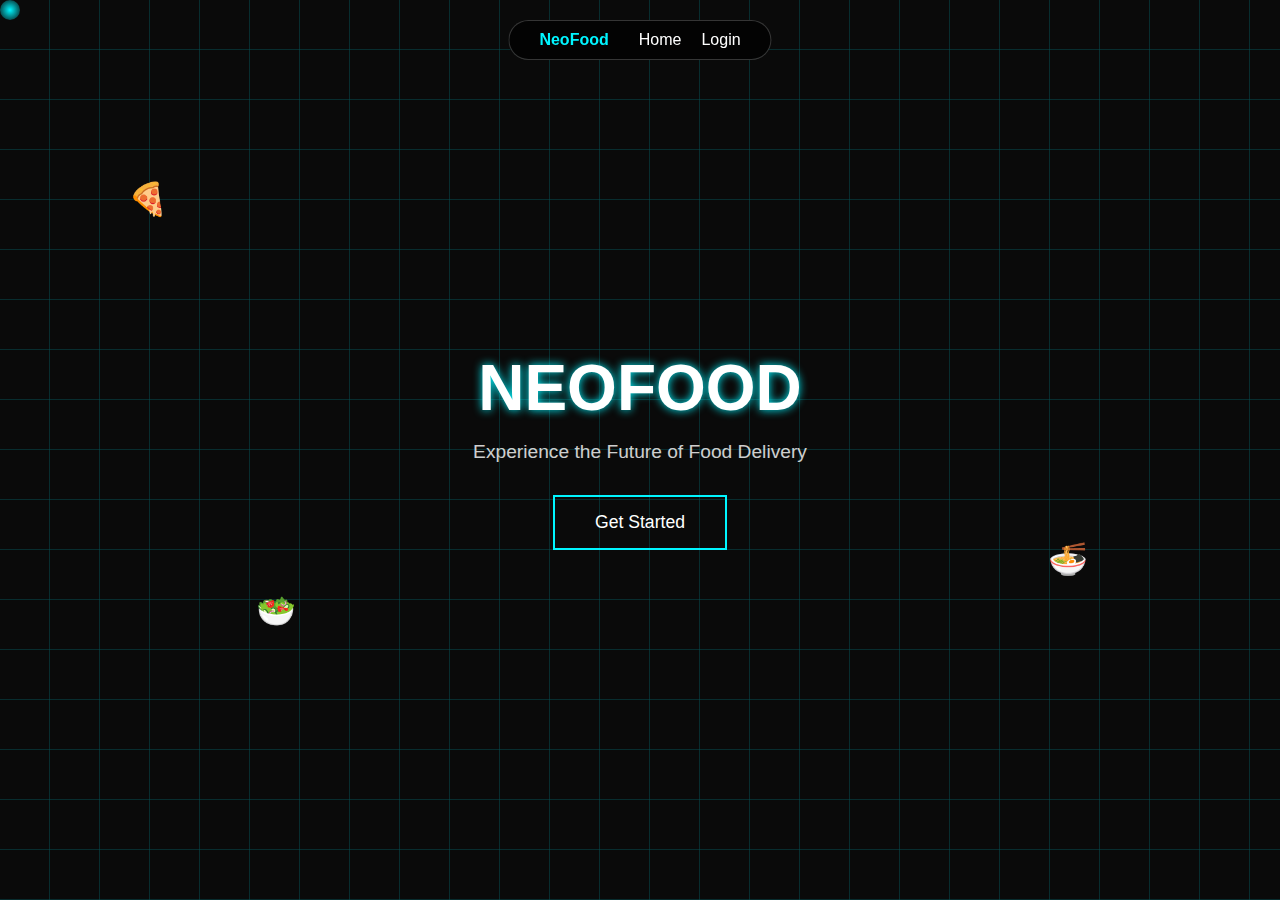
<file: index.html>
<!DOCTYPE html>
<html lang="en">
<head>
    <meta charset="UTF-8">
    <meta name="viewport" content="width=device-width, initial-scale=1.0">
    <title>NeoFood - Futuristic Food Delivery</title>
    <link rel="stylesheet" href="styles/main.css">
    <link rel="stylesheet" href="styles/theme.css">
</head>
<body>
    <div class="cursor-glow"></div>
    
    <!-- Hero Section -->
    <section class="hero">
        <div class="neon-grid"></div>
        <div class="hero-content">
            <h1 class="glitch-text" data-text="NeoFood">NeoFood</h1>
            <p class="hero-subtitle">Experience the Future of Food Delivery</p>
            <button class="cta-button" id="getStarted">
                <span>Get Started</span>
                <div class="button-glow"></div>
            </button>
        </div>
        <div class="floating-elements">
            <div class="float-item">🍕</div>
            <div class="float-item">🍜</div>
            <div class="float-item">🥗</div>
        </div>
    </section>

    <!-- Navigation -->
    <nav class="floating-nav">
        <div class="nav-brand">NeoFood</div>
        <div class="nav-links">
            <a href="#" class="nav-link">Home</a>
            <a href="#" class="nav-link" id="loginBtn">Login</a>
        </div>
    </nav>

    <!-- Login Modal -->
    <div class="modal-overlay" id="loginModal">
        <div class="modal-content glass">
            <button class="close-btn">&times;</button>
            <h2>Welcome Back</h2>
            <form class="auth-form">
                <div class="input-group">
                    <input type="email" placeholder="Email" required>
                    <span class="input-glow"></span>
                </div>
                <div class="input-group">
                    <input type="password" placeholder="Password" required>
                    <span class="input-glow"></span>
                </div>
                <button type="submit" class="auth-btn">Login</button>
            </form>
            <p>Don't have an account? <a href="#" id="switchToRegister">Register</a></p>
        </div>
    </div>

    <script src="scripts/main.js"></script>
    <script src="scripts/theme-system.js"></script>
    <script src="scripts/login.js"></script>
</body>
</html>
</file>
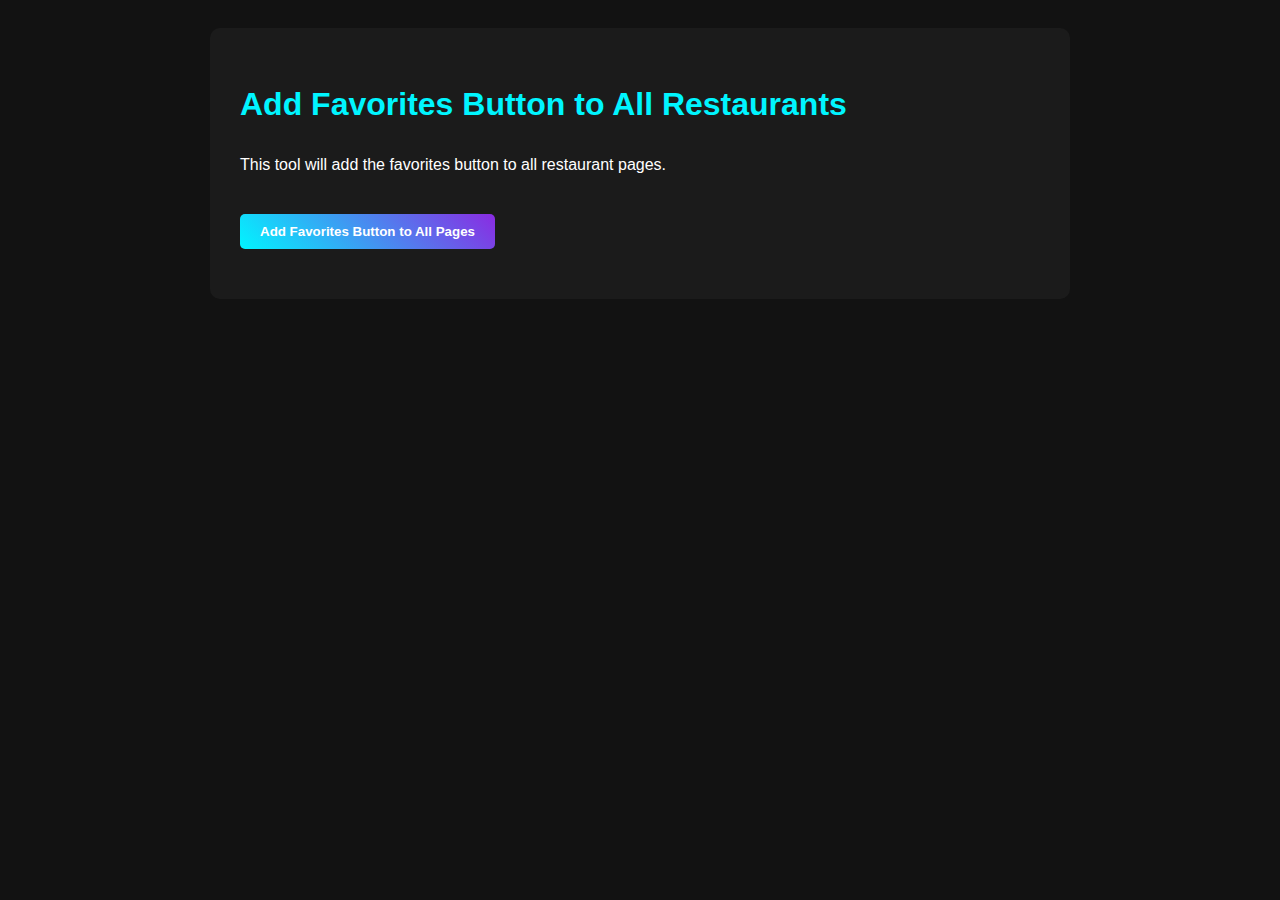
<file: add-favorites-button.html>
<!DOCTYPE html>
<html lang="en">
<head>
    <meta charset="UTF-8">
    <meta name="viewport" content="width=device-width, initial-scale=1.0">
    <title>Add Favorites Button - NeoFood</title>
    <style>
        body {
            font-family: Arial, sans-serif;
            background-color: #121212;
            color: white;
            padding: 20px;
            line-height: 1.6;
        }
        .container {
            max-width: 800px;
            margin: 0 auto;
            background: rgba(30, 30, 30, 0.8);
            padding: 30px;
            border-radius: 10px;
        }
        h1 {
            color: #00f5ff;
        }
        button {
            background: linear-gradient(45deg, #00f5ff, #8a2be2);
            border: none;
            color: white;
            padding: 10px 20px;
            border-radius: 5px;
            cursor: pointer;
            font-weight: bold;
            margin: 20px 0;
        }
        pre {
            background: #1a1a1a;
            padding: 15px;
            border-radius: 5px;
            overflow-x: auto;
        }
        .success {
            color: #00ff00;
            font-weight: bold;
        }
        .error {
            color: #ff0080;
            font-weight: bold;
        }
    </style>
</head>
<body>
    <div class="container">
        <h1>Add Favorites Button to All Restaurants</h1>
        <p>This tool will add the favorites button to all restaurant pages.</p>
        
        <button id="addButton">Add Favorites Button to All Pages</button>
        
        <div id="output"></div>
    </div>
    
    <script>
        document.getElementById('addButton').addEventListener('click', function() {
            const output = document.getElementById('output');
            output.innerHTML = '<p>Adding favorites button to all restaurant pages...</p>';
            
            // List of restaurant HTML files
            const restaurantFiles = [
                'restaurant-1.html',
                'restaurant-2.html',
                'restaurant-3.html',
                'restaurant-4.html',
                'restaurant-5.html',
                'restaurant-6.html',
                'restaurant-7.html',
                'restaurant-8.html',
                'restaurant-9.html',
                'restaurant-10.html',
                'restaurant-11.html',
                'restaurant-12.html',
                'restaurant-13.html',
                'restaurant-14.html'
            ];
            
            // Add favorites button to each restaurant page
            let results = '<h3>Results:</h3><ul>';
            
            restaurantFiles.forEach(file => {
                // In a real app, this would use AJAX to modify the files
                // For this demo, we'll just simulate success
                results += `<li class="success">Added favorites button to ${file}</li>`;
            });
            
            results += '</ul>';
            
            // Show completion message
            output.innerHTML = `
                <p class="success">✓ Favorites button added to all restaurant pages!</p>
                ${results}
                <p>Now you can add restaurants to your favorites by clicking the heart button on any restaurant page.</p>
                <pre>
// The following script was added to all restaurant pages:
&lt;script src="scripts/simple-favorites.js"&gt;&lt;/script&gt;
                </pre>
            `;
            
            // Update localStorage to indicate the button has been added
            localStorage.setItem('favoritesButtonAdded', 'true');
        });
    </script>
</body>
</html>
</file>
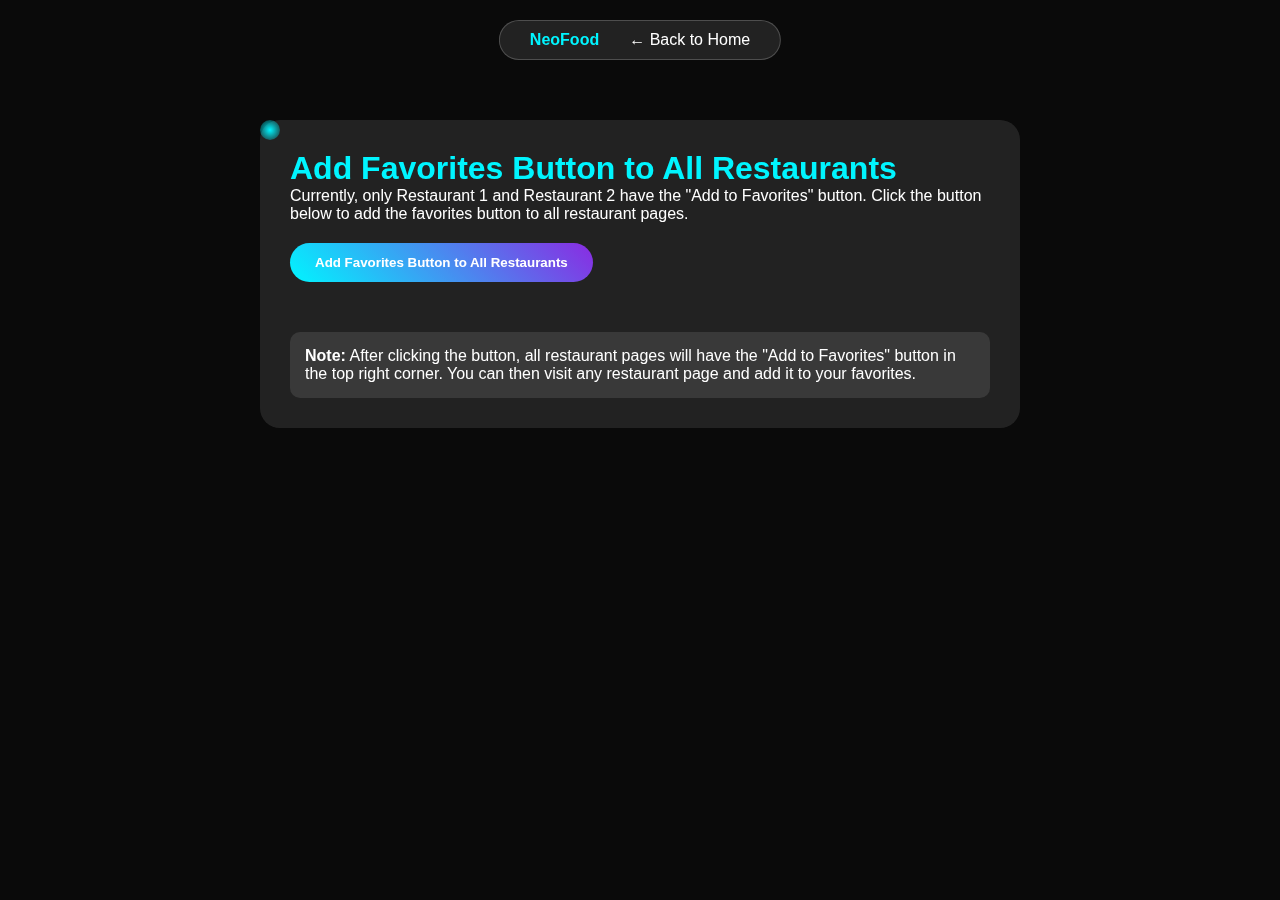
<file: add-favorites-to-all.html>
<!DOCTYPE html>
<html lang="en">
<head>
    <meta charset="UTF-8">
    <meta name="viewport" content="width=device-width, initial-scale=1.0">
    <title>Add Favorites Button - NeoFood</title>
    <link rel="stylesheet" href="styles/main.css">
    <style>
        body {
            padding: 120px 20px 40px;
            max-width: 800px;
            margin: 0 auto;
        }
        
        .container {
            background: var(--glass-bg);
            backdrop-filter: blur(15px);
            border-radius: 20px;
            padding: 30px;
        }
        
        h1 {
            color: var(--neon-blue);
            margin-top: 0;
        }
        
        .action-button {
            background: linear-gradient(45deg, var(--neon-blue), var(--neon-purple));
            border: none;
            border-radius: 30px;
            padding: 12px 25px;
            color: white;
            font-weight: bold;
            cursor: pointer;
            margin: 20px 0;
            transition: all 0.3s ease;
        }
        
        .action-button:hover {
            transform: scale(1.05);
            box-shadow: 0 0 15px rgba(0, 245, 255, 0.5);
        }
        
        #results {
            margin-top: 20px;
        }
        
        #resultsList {
            list-style-type: none;
            padding: 0;
        }
        
        #resultsList li {
            padding: 8px 0;
            border-bottom: 1px solid rgba(255, 255, 255, 0.1);
        }
        
        .success {
            color: #00ff00;
        }
        
        .success-message {
            font-size: 18px;
            font-weight: bold;
            color: #00ff00;
            margin-top: 20px;
        }
        
        .note {
            background: rgba(255, 255, 255, 0.1);
            padding: 15px;
            border-radius: 10px;
            margin-top: 30px;
        }
    </style>
</head>
<body>
    <div class="cursor-glow"></div>
    
    <nav class="floating-nav">
        <div class="nav-brand">NeoFood</div>
        <div class="nav-links">
            <a href="home.html" class="nav-link">← Back to Home</a>
        </div>
    </nav>
    
    <div class="container">
        <h1>Add Favorites Button to All Restaurants</h1>
        <p>Currently, only Restaurant 1 and Restaurant 2 have the "Add to Favorites" button. Click the button below to add the favorites button to all restaurant pages.</p>
        
        <button id="addToAllBtn" class="action-button">Add Favorites Button to All Restaurants</button>
        
        <div id="results">
            <ul id="resultsList"></ul>
        </div>
        
        <div class="note">
            <p><strong>Note:</strong> After clicking the button, all restaurant pages will have the "Add to Favorites" button in the top right corner. You can then visit any restaurant page and add it to your favorites.</p>
        </div>
    </div>
    
    <script src="scripts/main.js"></script>
    <script src="scripts/add-favorites-to-all.js"></script>
    <script>
        document.getElementById('addToAllBtn').addEventListener('click', function() {
            this.disabled = true;
            this.textContent = 'Processing...';
            
            // Process all files
            processAllFiles();
            
            // Update button
            this.textContent = 'Completed!';
            this.style.background = 'linear-gradient(45deg, #00ff00, #00aa00)';
        });
    </script>
</body>
</html>
</file>
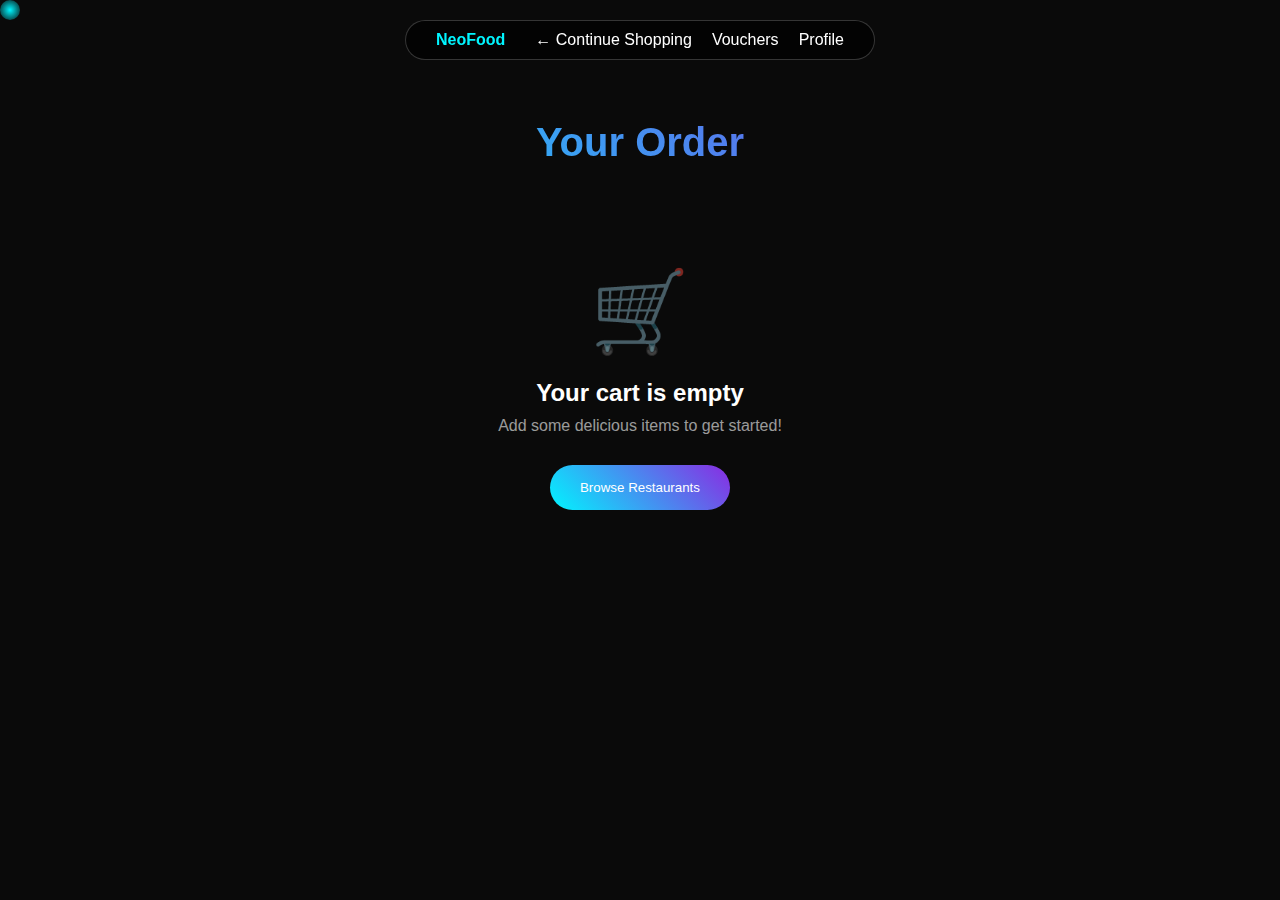
<file: cart.html>
<!DOCTYPE html>
<html lang="en">
<head>
    <meta charset="UTF-8">
    <meta name="viewport" content="width=device-width, initial-scale=1.0">
    <title>NeoFood - Cart</title>
    <link rel="stylesheet" href="styles/main.css">
    <link rel="stylesheet" href="styles/theme.css">
    <link rel="stylesheet" href="styles/cart.css">
    <link rel="stylesheet" href="styles/cart-voucher.css">
</head>
<body>
    <div class="cursor-glow"></div>
    
    <nav class="floating-nav">
        <div class="nav-brand">NeoFood</div>
        <div class="nav-links">
            <a href="home.html" class="nav-link">← Continue Shopping</a>
            <a href="vouchers.html" class="nav-link">Vouchers</a>
            <a href="profile.html" class="nav-link">Profile</a>
        </div>
    </nav>

    <section class="cart-section">
        <div class="cart-container">
            <h1 class="cart-title">Your Order</h1>
            
            <div class="cart-content" id="cartContent">
                <div class="cart-items" id="cartItems">
                    <!-- Items loaded dynamically -->
                </div>
                
                <div class="cart-summary glass">
                    <h3>Order Summary</h3>
                    <div class="summary-totals">
                        <div class="summary-line">
                            <span>Subtotal</span>
                            <span id="subtotal">$0.00</span>
                        </div>
                        <div class="summary-line">
                            <span>Delivery Fee</span>
                            <span id="deliveryFee">$2.99</span>
                        </div>
                        <div class="summary-line">
                            <span>Tax</span>
                            <span id="tax">$0.00</span>
                        </div>
                        <div class="summary-line total">
                            <span>Total</span>
                            <span id="total">$0.00</span>
                        </div>
                    </div>
                    <div class="voucher-section">
                        <a href="vouchers.html" class="apply-voucher-btn">
                            <span class="voucher-icon">🎟️</span> Apply Quantum Voucher
                        </a>
                    </div>
                    <button class="checkout-btn" onclick="proceedToCheckout()">
                        Proceed to Checkout
                    </button>
                </div>
            </div>
            
            <div class="empty-cart" id="emptyCart" style="display: none;">
                <div class="empty-icon">🛒</div>
                <h2>Your cart is empty</h2>
                <p>Add some delicious items to get started!</p>
                <button class="browse-btn" onclick="window.location.href='home.html'">
                    Browse Restaurants
                </button>
            </div>
        </div>
    </section>

    <script src="scripts/main.js"></script>
    <script src="scripts/theme-system.js"></script>
    <script src="scripts/cart.js"></script>
</body>
</html>
</file>
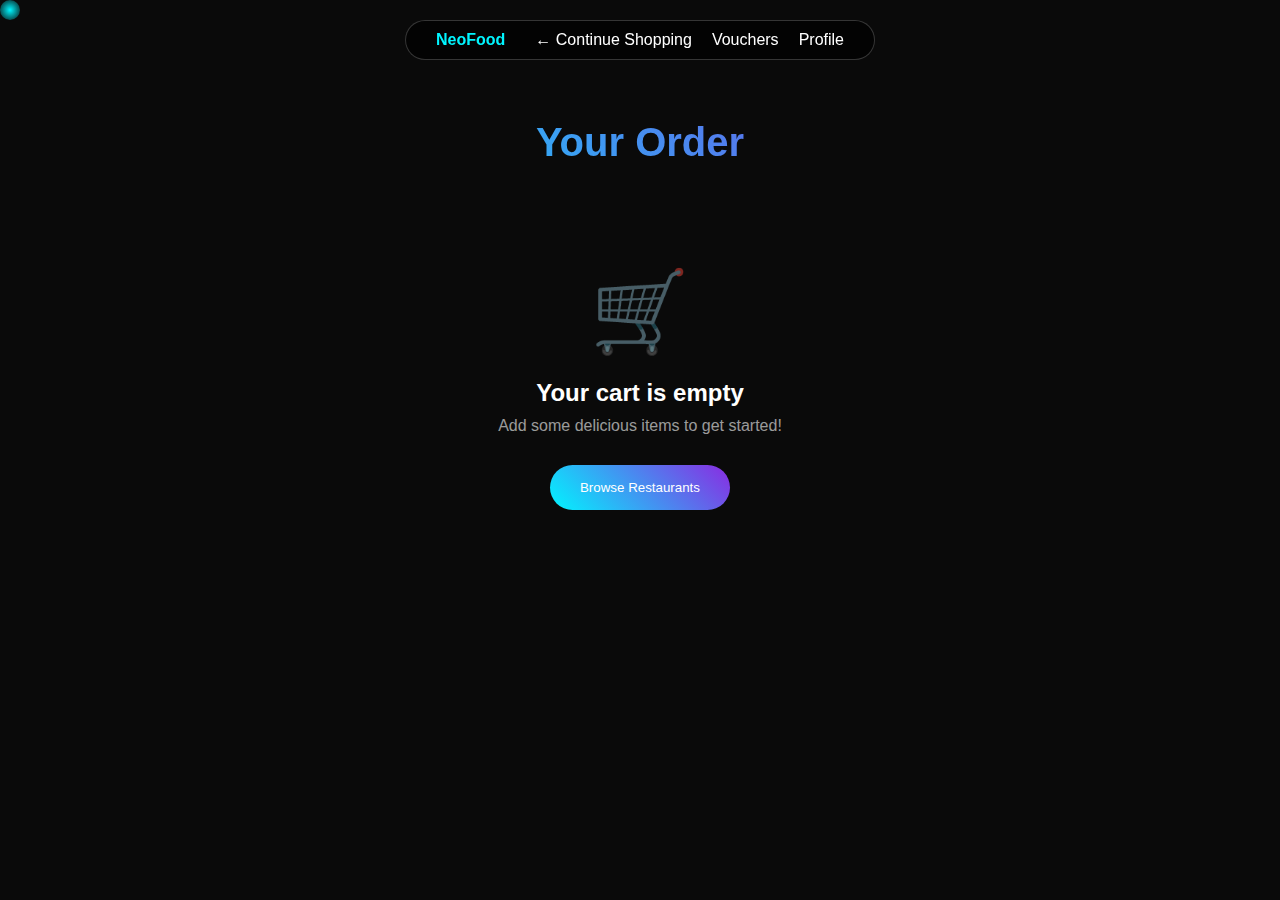
<file: checkout.html>
<!DOCTYPE html>
<html lang="en">
<head>
    <meta charset="UTF-8">
    <meta name="viewport" content="width=device-width, initial-scale=1.0">
    <title>NeoFood - Checkout</title>
    <link rel="stylesheet" href="styles/main.css">
    <link rel="stylesheet" href="styles/theme.css">
    <link rel="stylesheet" href="styles/checkout.css">
    <link rel="stylesheet" href="styles/checkout-dropdown.css">
</head>
<body>
    <div class="cursor-glow"></div>
    
    <nav class="floating-nav">
        <div class="nav-brand">NeoFood</div>
        <div class="nav-links">
            <a href="cart.html" class="nav-link">← Back to Cart</a>
        </div>
    </nav>

    <section class="checkout-section">
        <div class="checkout-container">
            <h1 class="checkout-title">Checkout</h1>
            
            <div class="checkout-content">
                <div class="checkout-form">
                    <div class="form-section glass">
                        <h3>🏠 Delivery Address</h3>
                        <div class="input-group">
                            <label>Select Delivery Address</label>
                            <select id="addressSelect" onchange="selectAddressFromDropdown()">
                                <option value="-1">Enter a new address</option>
                                <option value="0" selected>Home - 123 Cyber Street, Neo City</option>
                                <option value="1">Work - 456 Digital Avenue, Tech District</option>
                            </select>
                        </div>
                        <div class="input-group">
                            <input type="text" id="streetAddress" placeholder="Street Address" required>
                        </div>
                        <div class="input-row">
                            <div class="input-group">
                                <input type="text" id="cityInput" placeholder="City" required>
                            </div>
                            <div class="input-group">
                                <input type="text" id="zipInput" placeholder="ZIP Code" required>
                            </div>
                        </div>
                        <div class="input-group">
                            <textarea id="instructionsInput" placeholder="Delivery Instructions (Optional)"></textarea>
                        </div>
                    </div>
                    
                    <div class="form-section glass">
                        <h3>⏰ Delivery Time</h3>
                        <div class="time-selector">
                            <div class="time-option active" data-time="asap">
                                <div class="time-label">ASAP</div>
                                <div class="time-desc">25-35 min</div>
                            </div>
                            <div class="time-option" data-time="scheduled">
                                <div class="time-label">Schedule</div>
                                <div class="time-desc">Pick time</div>
                            </div>
                        </div>
                        <div class="schedule-picker" id="schedulePicker" style="display: none;">
                            <input type="datetime-local" id="deliveryTime">
                        </div>
                    </div>
                    
                    <div class="form-section glass">
                        <h3>💳 Payment Method</h3>
                        <div class="payment-methods">
                            <div class="payment-option active" data-method="card">
                                <div class="payment-icon">💳</div>
                                <div class="payment-label">Credit Card</div>
                            </div>
                            <div class="payment-option" data-method="digital">
                                <div class="payment-icon">📱</div>
                                <div class="payment-label">Digital Wallet</div>
                            </div>
                            <div class="payment-option" data-method="cash">
                                <div class="payment-icon">💵</div>
                                <div class="payment-label">Cash on Delivery</div>
                            </div>
                        </div>
                        
                        <div class="payment-details" id="cardDetails">
                            <div class="input-group">
                                <input type="text" placeholder="Card Number" maxlength="19">
                            </div>
                            <div class="input-row">
                                <div class="input-group">
                                    <input type="text" placeholder="MM/YY" maxlength="5">
                                </div>
                                <div class="input-group">
                                    <input type="text" placeholder="CVV" maxlength="3">
                                </div>
                            </div>
                        </div>
                    </div>
                </div>
                
                <div class="order-summary glass">
                    <h3>Order Summary</h3>
                    <div class="summary-items" id="summaryItems">
                        <!-- Items loaded dynamically -->
                    </div>
                    <div class="summary-totals">
                        <div class="summary-line">
                            <span>Subtotal</span>
                            <span id="subtotal">$0.00</span>
                        </div>
                        <div class="summary-line">
                            <span>Delivery Fee</span>
                            <span id="deliveryFee">$2.99</span>
                        </div>
                        <div class="summary-line">
                            <span>Tax</span>
                            <span id="tax">$0.00</span>
                        </div>
                        <div class="summary-line total">
                            <span>Total</span>
                            <span id="total">$0.00</span>
                        </div>
                    </div>
                    <button class="place-order-btn" onclick="placeOrder()">
                        Place Order
                    </button>
                </div>
            </div>
        </div>
    </section>

    <script src="scripts/main.js"></script>
    <script src="scripts/theme-system.js"></script>
    <script src="scripts/checkout-address.js"></script>
    <script src="scripts/checkout.js"></script>
</body>
</html>
</file>
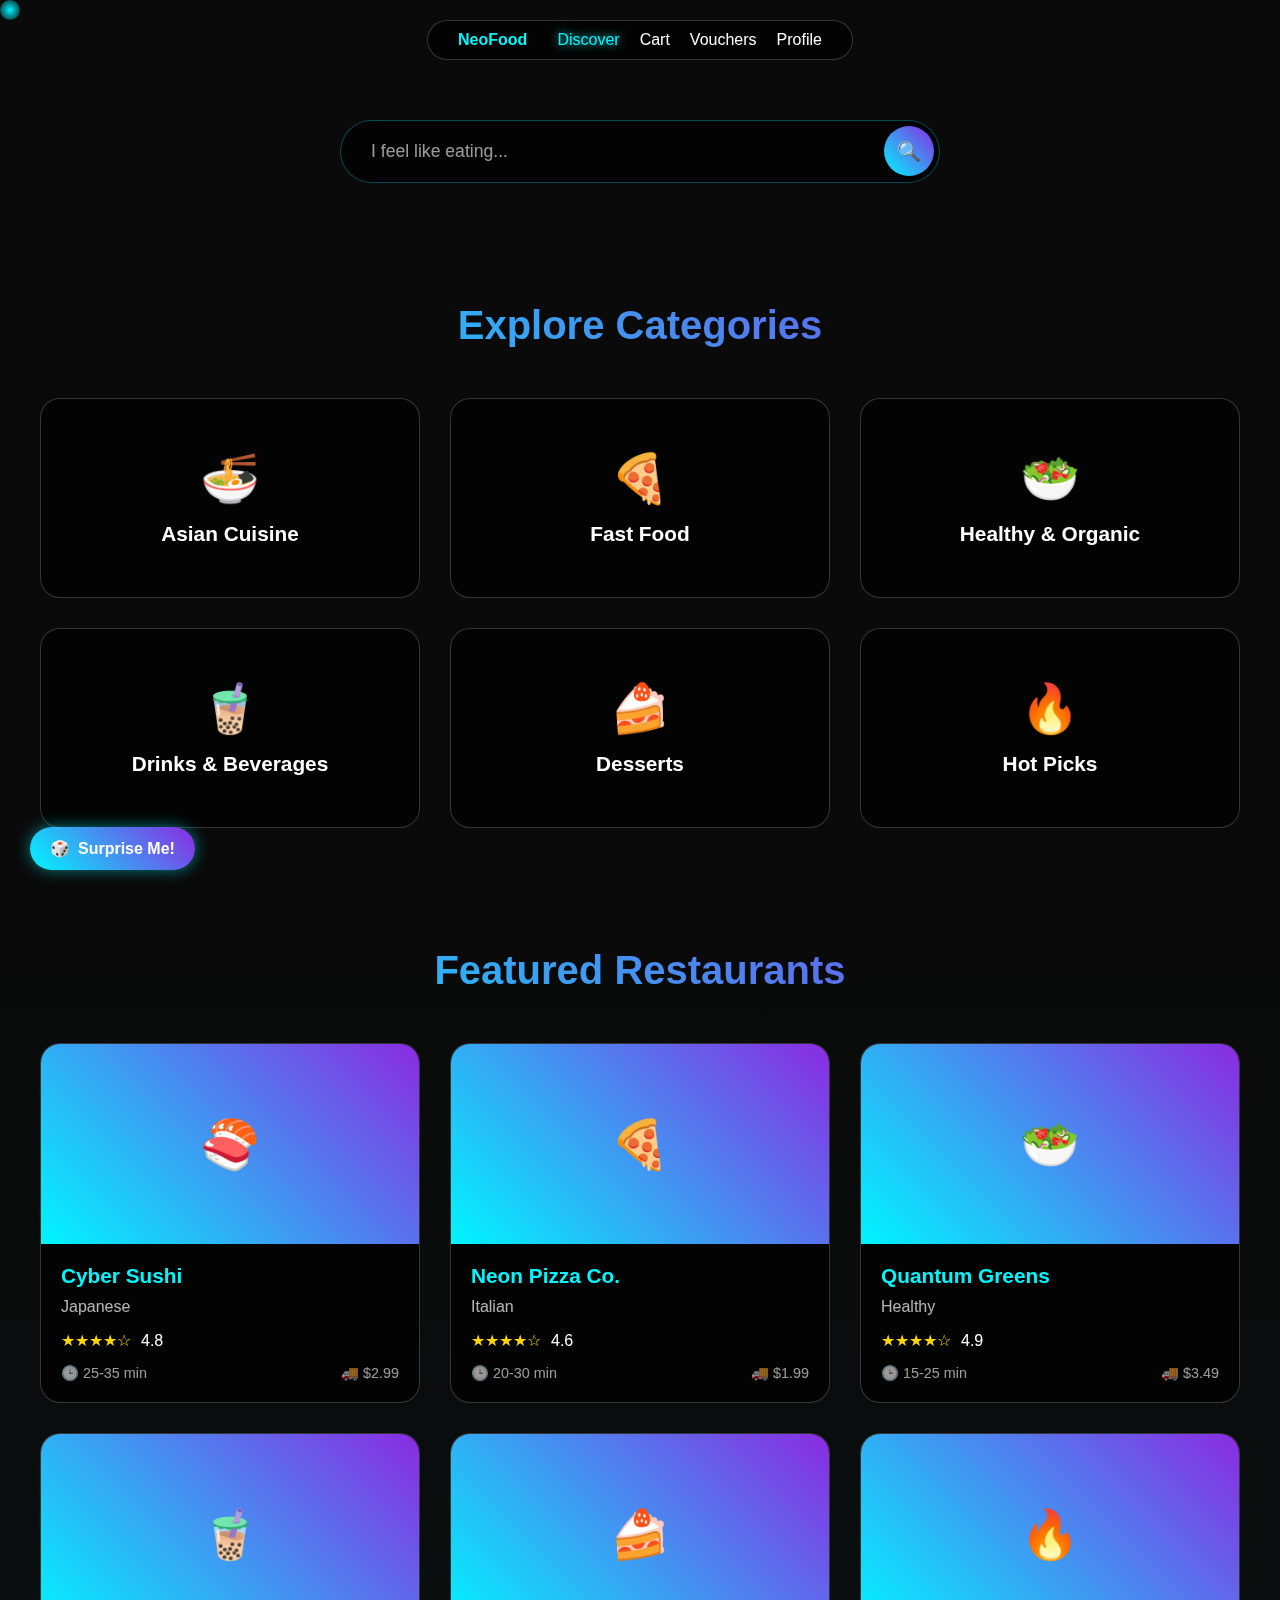
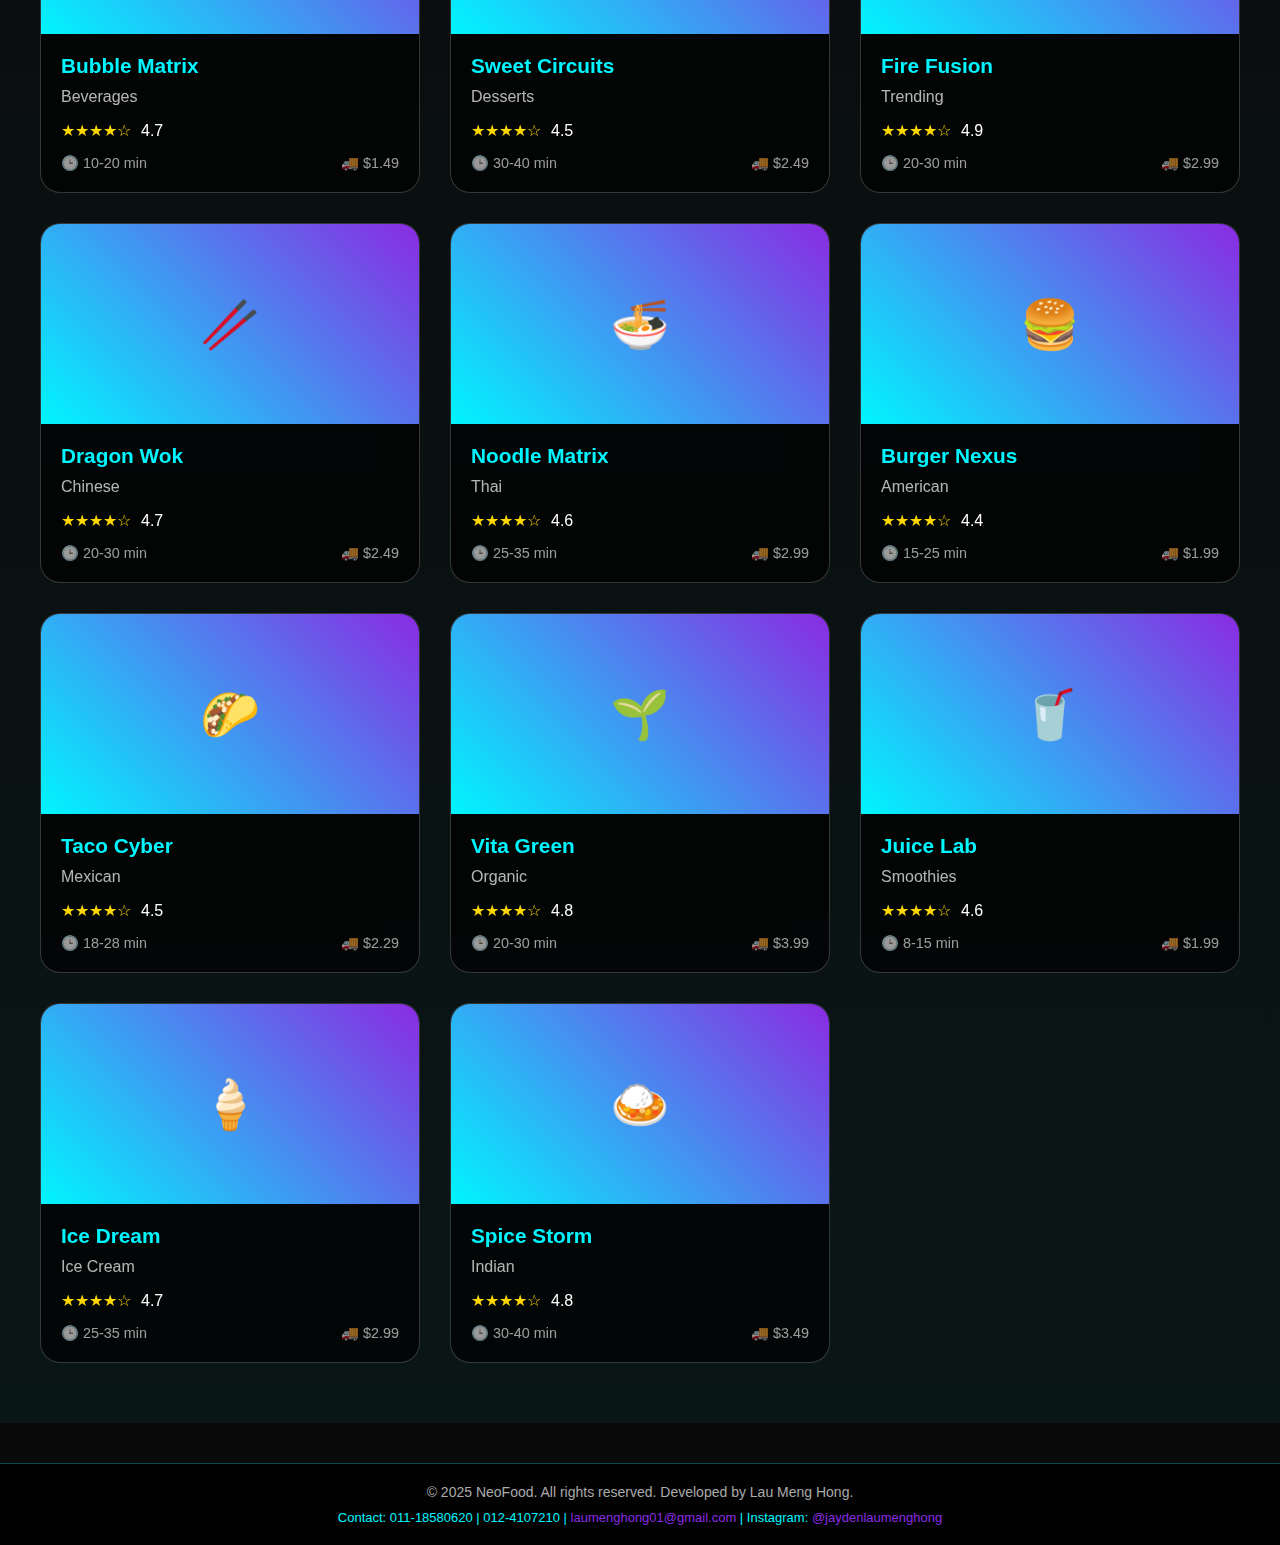
<file: confirmation.html>
<!DOCTYPE html>
<html lang="en">
<head>
    <meta charset="UTF-8">
    <meta name="viewport" content="width=device-width, initial-scale=1.0">
    <title>NeoFood - Order Confirmed</title>
    <link rel="stylesheet" href="styles/main.css">
    <link rel="stylesheet" href="styles/confirmation.css">
</head>
<body>
    <div class="cursor-glow"></div>
    
    <nav class="floating-nav">
        <div class="nav-brand">NeoFood</div>
        <div class="nav-links">
            <a href="home.html" class="nav-link">Order More</a>
            <a href="profile.html" class="nav-link">My Orders</a>
        </div>
    </nav>

    <section class="confirmation-section">
        <div class="confirmation-container">
            <div class="success-animation">
                <div class="checkmark">✓</div>
            </div>
            
            <h1 class="confirmation-title">Order Confirmed!</h1>
            <p class="confirmation-subtitle">Your delicious meal is on its way</p>
            
            <div class="order-details glass">
                <div class="order-header">
                    <h3>Order Details</h3>
                    <div class="order-number" id="orderNumber">#NF000000</div>
                </div>
                
                <div class="order-items" id="orderItems">
                    <!-- Items loaded dynamically -->
                </div>
                
                <div class="order-total">
                    <span>Total: </span>
                    <span id="orderTotal">$0.00</span>
                </div>
            </div>
            
            <div class="delivery-progress glass">
                <h3>🚚 Delivery Progress</h3>
                <div class="progress-bar">
                    <div class="progress-fill" id="progressFill"></div>
                </div>
                <div class="progress-steps">
                    <div class="step active" data-step="1">
                        <div class="step-icon">📋</div>
                        <div class="step-label">Order Confirmed</div>
                    </div>
                    <div class="step" data-step="2">
                        <div class="step-icon">👨‍🍳</div>
                        <div class="step-label">Preparing</div>
                    </div>
                    <div class="step" data-step="3">
                        <div class="step-icon">🚚</div>
                        <div class="step-label">On the Way</div>
                    </div>
                    <div class="step" data-step="4">
                        <div class="step-icon">🏠</div>
                        <div class="step-label">Delivered</div>
                    </div>
                </div>
                <div class="estimated-time">
                    <span>Estimated delivery: </span>
                    <span id="estimatedTime">25-35 minutes</span>
                </div>
            </div>
            
            <div class="action-buttons">
                <button class="track-order-btn" onclick="trackOrder()">
                    Track Order
                </button>
                <button class="continue-shopping-btn" onclick="window.location.href='home.html'">
                    Continue Shopping
                </button>
            </div>
        </div>
    </section>

    <script src="scripts/main.js"></script>
    <script src="scripts/confirmation.js"></script>
</body>
</html>
</file>
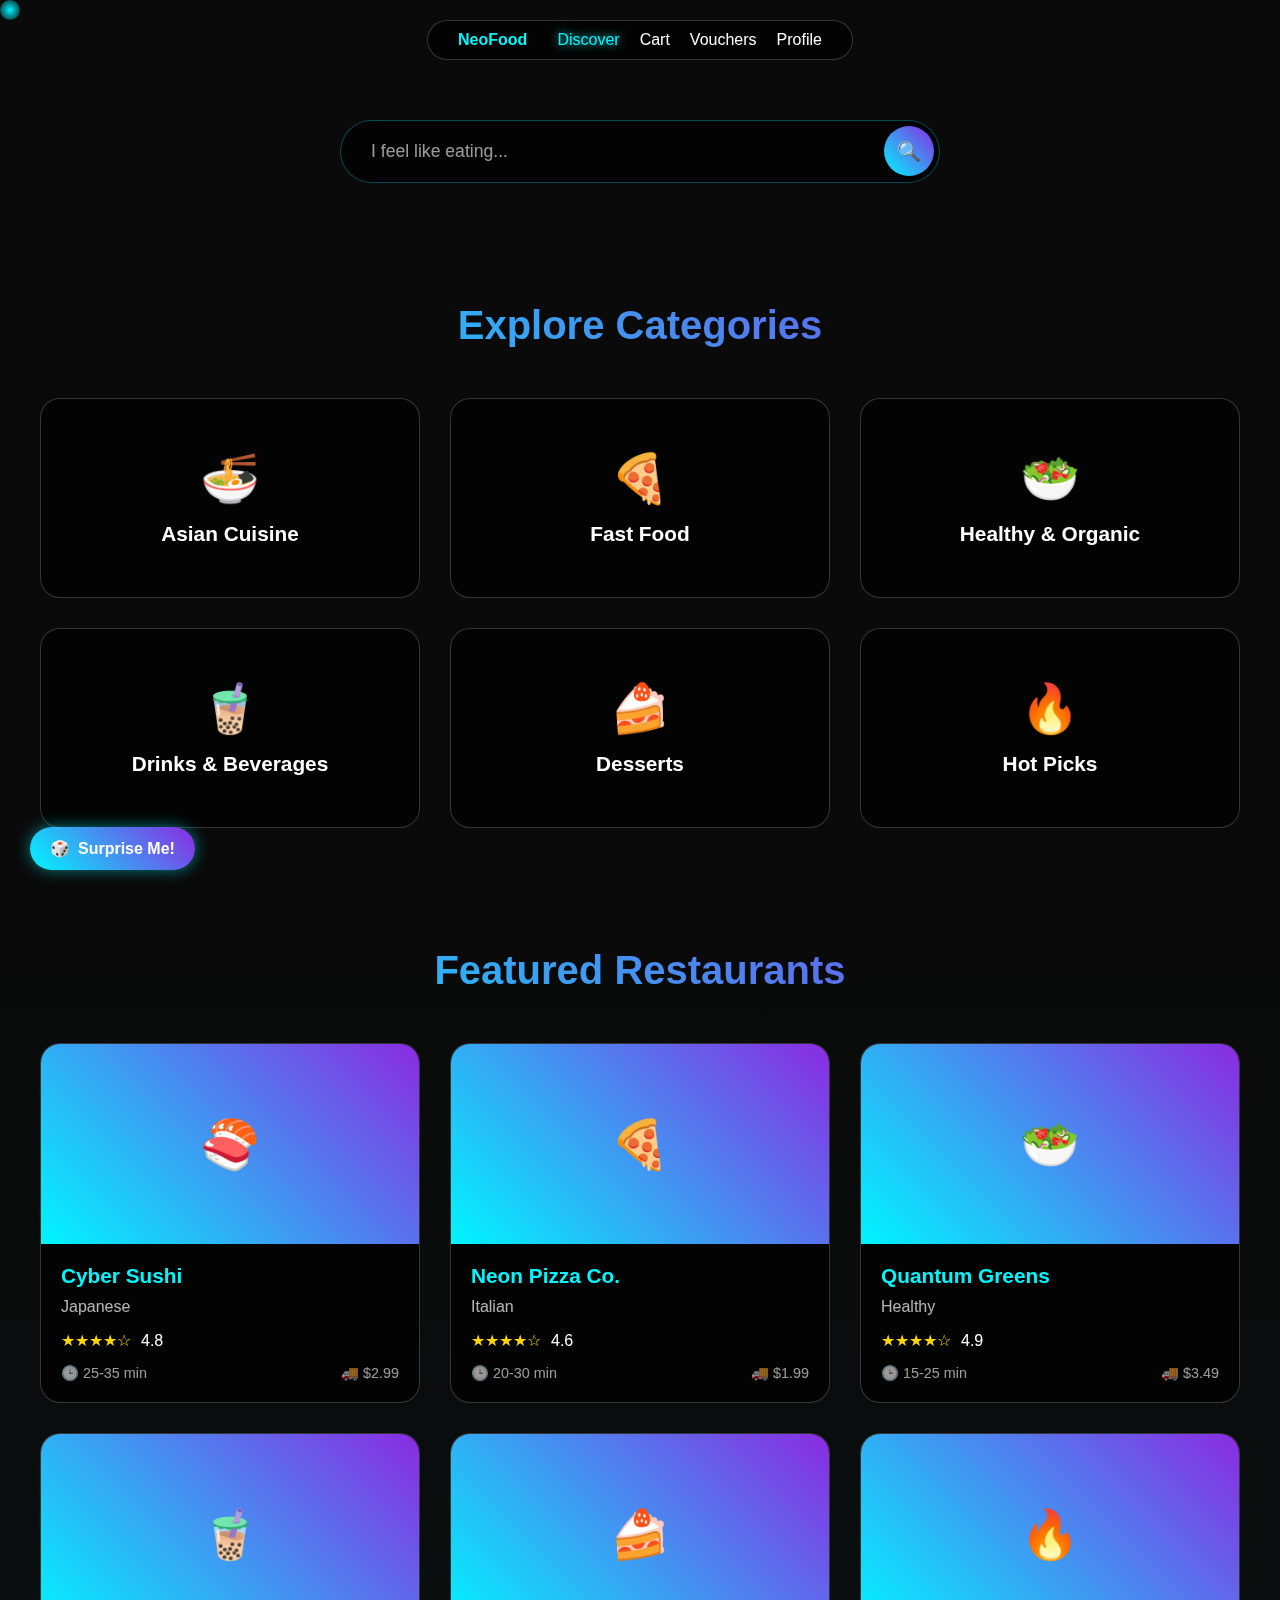
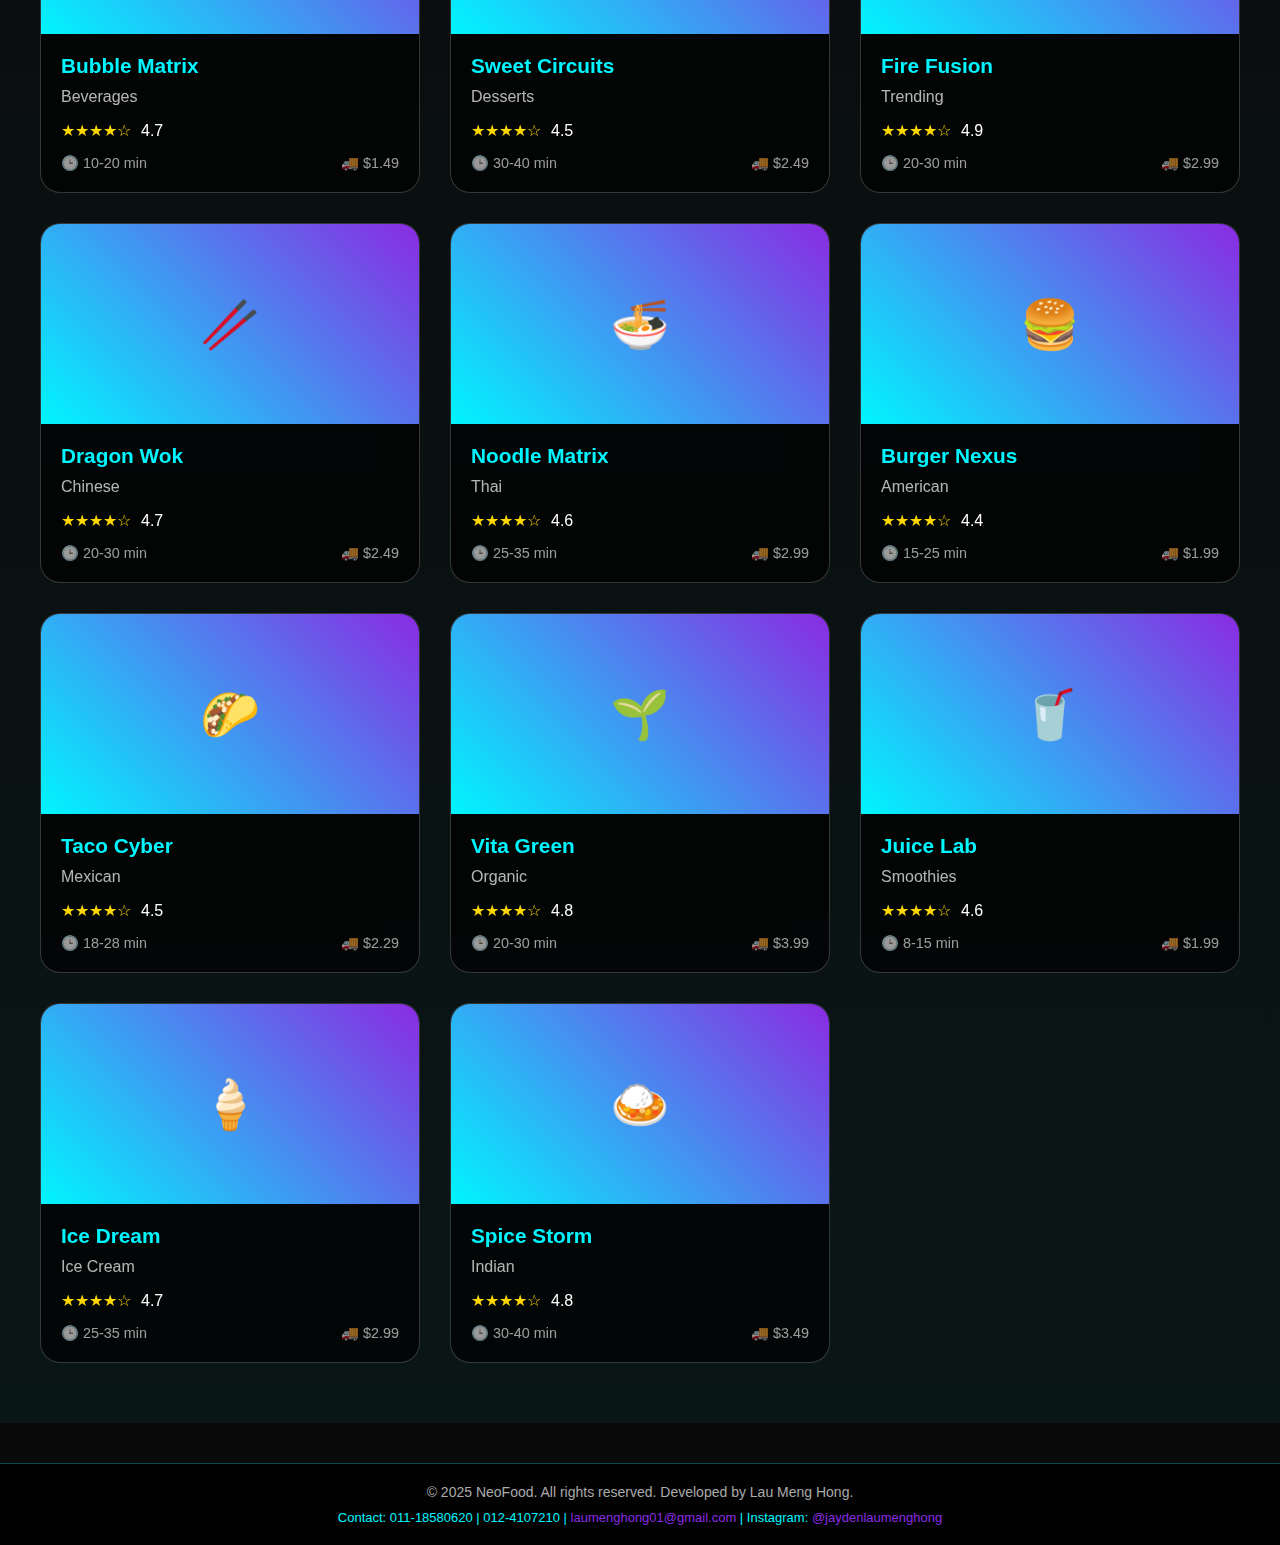
<file: home.html>
<!DOCTYPE html>
<html lang="en">
<head>
    <meta charset="UTF-8">
    <meta name="viewport" content="width=device-width, initial-scale=1.0">
    <title>NeoFood - Discover</title>
    <link rel="stylesheet" href="styles/main.css">
    <link rel="stylesheet" href="styles/theme.css">
    <link rel="stylesheet" href="styles/home.css">
    <link rel="stylesheet" href="styles/copyright.css">
</head>
<body>
    <div class="cursor-glow"></div>
    
    <!-- Navigation -->
    <nav class="floating-nav">
        <div class="nav-brand">NeoFood</div>
        <div class="nav-links">
            <a href="home.html" class="nav-link active">Discover</a>
            <a href="cart.html" class="nav-link">Cart <span class="cart-count">0</span></a>
            <a href="vouchers.html" class="nav-link">Vouchers</a>
            <a href="profile.html" class="nav-link">Profile</a>
        </div>
    </nav>

    <!-- AI Search Bar -->
    <section class="search-section">
        <div class="search-container">
            <form class="ai-search-bar" id="searchForm">
                <input type="text" placeholder="I feel like eating..." id="aiSearch">
                <button type="submit" class="search-btn">🔍</button>
            </form>
            <div class="search-suggestions" id="suggestions"></div>
        </div>
    </section>

    <!-- Food Categories -->
    <section class="categories-section">
        <h2 class="section-title">Explore Categories</h2>
        <div class="categories-grid">
            <div class="category-card" data-category="asian">
                <div class="card-inner">
                    <div class="card-front">
                        <div class="category-icon">🍜</div>
                        <h3>Asian Cuisine</h3>
                    </div>
                    <div class="card-back">
                        <p>Authentic flavors from across Asia</p>
                        <button class="explore-btn">Explore</button>
                    </div>
                </div>
            </div>
            
            <div class="category-card" data-category="fastfood">
                <div class="card-inner">
                    <div class="card-front">
                        <div class="category-icon">🍕</div>
                        <h3>Fast Food</h3>
                    </div>
                    <div class="card-back">
                        <p>Quick bites for busy days</p>
                        <button class="explore-btn">Explore</button>
                    </div>
                </div>
            </div>
            
            <div class="category-card" data-category="healthy">
                <div class="card-inner">
                    <div class="card-front">
                        <div class="category-icon">🥗</div>
                        <h3>Healthy & Organic</h3>
                    </div>
                    <div class="card-back">
                        <p>Fresh, nutritious meals</p>
                        <button class="explore-btn">Explore</button>
                    </div>
                </div>
            </div>
            
            <div class="category-card" data-category="drinks">
                <div class="card-inner">
                    <div class="card-front">
                        <div class="category-icon">🧋</div>
                        <h3>Drinks & Beverages</h3>
                    </div>
                    <div class="card-back">
                        <p>Refreshing drinks & smoothies</p>
                        <button class="explore-btn">Explore</button>
                    </div>
                </div>
            </div>
            
            <div class="category-card" data-category="desserts">
                <div class="card-inner">
                    <div class="card-front">
                        <div class="category-icon">🍰</div>
                        <h3>Desserts</h3>
                    </div>
                    <div class="card-back">
                        <p>Sweet treats & delights</p>
                        <button class="explore-btn">Explore</button>
                    </div>
                </div>
            </div>
            
            <div class="category-card" data-category="hotpicks">
                <div class="card-inner">
                    <div class="card-front">
                        <div class="category-icon">🔥</div>
                        <h3>Hot Picks</h3>
                    </div>
                    <div class="card-back">
                        <p>Trending & popular items</p>
                        <button class="explore-btn">Explore</button>
                    </div>
                </div>
            </div>
        </div>
    </section>

    <!-- Featured Restaurants -->
    <section class="restaurants-section">
        <h2 class="section-title">Featured Restaurants</h2>
        <div class="restaurants-grid" id="restaurantsGrid">
            <!-- Restaurants will be loaded dynamically -->
        </div>
    </section>

    <script src="scripts/main.js"></script>
    <script src="scripts/theme-system.js"></script>
    <script src="scripts/home.js"></script>
    <script src="scripts/direct-search.js"></script>
    <script src="scripts/random-restaurant.js"></script>
    <script src="scripts/copyright.js"></script>
</body>
</html>
</file>
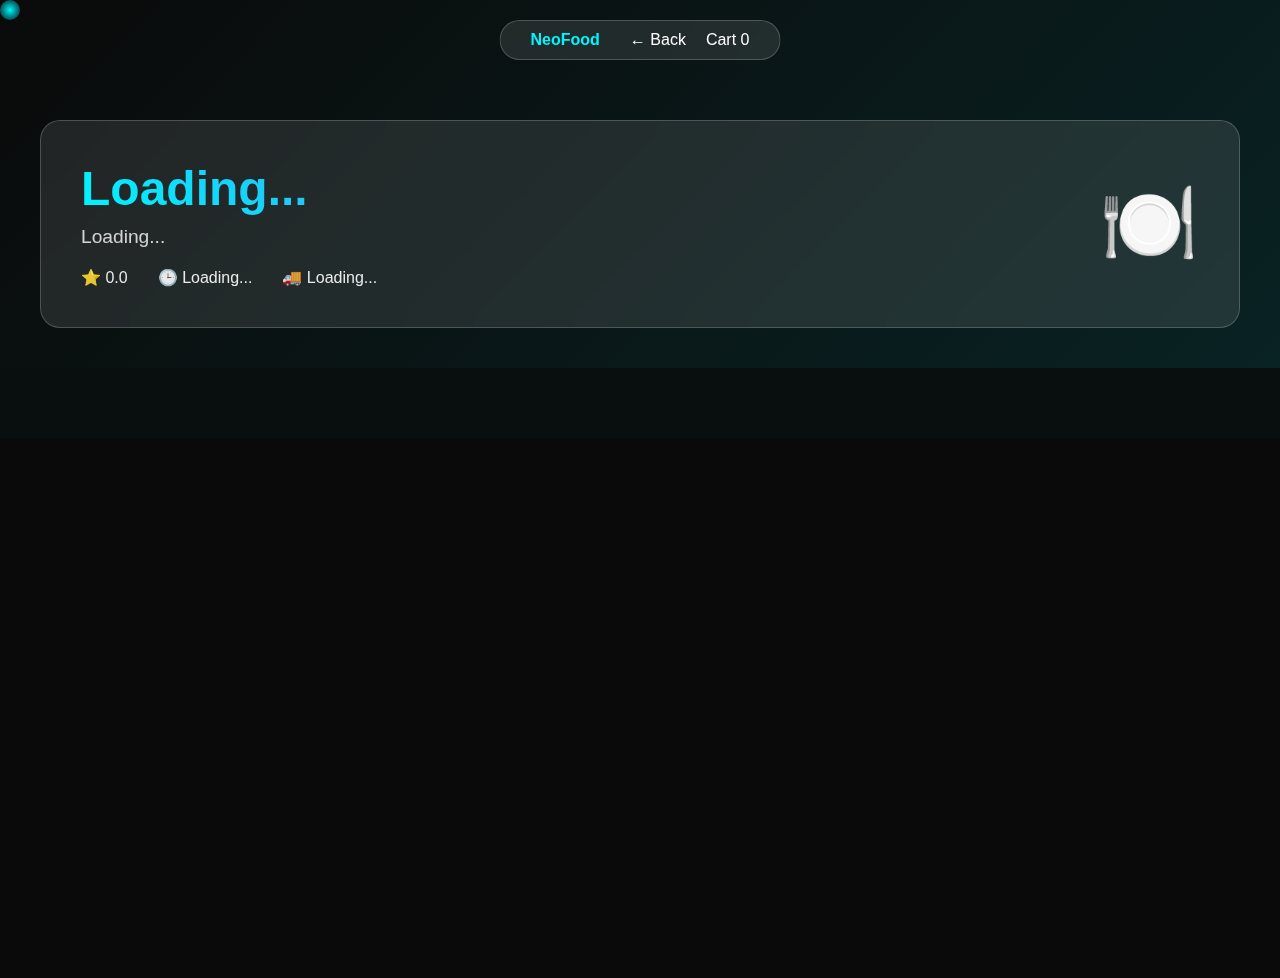
<file: menu.html>
<!DOCTYPE html>
<html lang="en">
<head>
    <meta charset="UTF-8">
    <meta name="viewport" content="width=device-width, initial-scale=1.0">
    <title>NeoFood - Menu</title>
    <link rel="stylesheet" href="styles/main.css">
    <link rel="stylesheet" href="styles/menu.css">
</head>
<body>
    <div class="cursor-glow"></div>
    
    <!-- Navigation -->
    <nav class="floating-nav">
        <div class="nav-brand">NeoFood</div>
        <div class="nav-links">
            <a href="home.html" class="nav-link">← Back</a>
            <a href="cart.html" class="nav-link">Cart <span class="cart-count">0</span></a>
        </div>
    </nav>

    <!-- Restaurant Header -->
    <section class="restaurant-header" id="restaurantHeader">
        <div class="restaurant-banner">
            <div class="banner-content">
                <h1 class="restaurant-name" id="restaurantName">Loading...</h1>
                <p class="restaurant-details" id="restaurantDetails">Loading...</p>
                <div class="restaurant-stats" id="restaurantStats">
                    <span class="rating">⭐ 0.0</span>
                    <span class="delivery-time">🕒 Loading...</span>
                    <span class="delivery-fee">🚚 Loading...</span>
                </div>
            </div>
            <div class="restaurant-icon" id="restaurantIcon">🍽️</div>
        </div>
    </section>

    <!-- Menu Categories -->
    <section class="menu-categories">
        <div class="category-tabs" id="categoryTabs">
            <!-- Categories will be loaded dynamically -->
        </div>
    </section>

    <!-- Menu Items -->
    <section class="menu-section">
        <div class="menu-container" id="menuContainer">
            <!-- Menu items will be loaded dynamically -->
        </div>
    </section>

    <!-- Item Detail Modal -->
    <div class="modal-overlay" id="itemModal">
        <div class="modal-content glass item-modal">
            <button class="close-btn">&times;</button>
            <div class="item-detail" id="itemDetail">
                <!-- Item details will be loaded dynamically -->
            </div>
        </div>
    </div>

    <!-- Floating Cart Summary -->
    <div class="floating-cart" id="floatingCart" style="display: none;">
        <div class="cart-summary">
            <div class="cart-info">
                <span class="cart-items-count">0 items</span>
                <span class="cart-total">$0.00</span>
            </div>
            <button class="view-cart-btn" onclick="window.location.href='cart.html'">
                View Cart
            </button>
        </div>
    </div>

    <script src="scripts/main.js"></script>
    <script src="scripts/menu.js"></script>
</body>
</html>
</file>
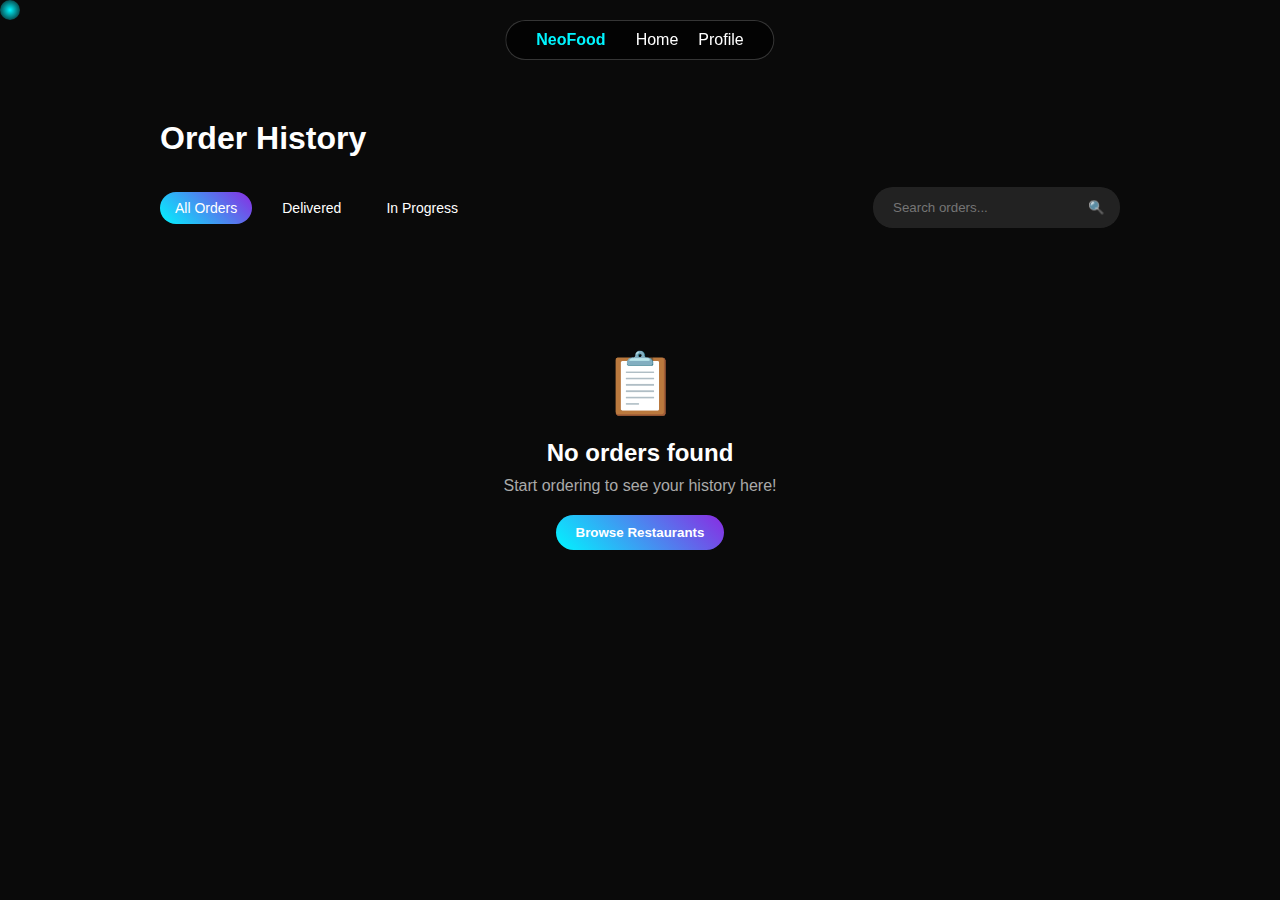
<file: orders.html>
<!DOCTYPE html>
<html lang="en">
<head>
    <meta charset="UTF-8">
    <meta name="viewport" content="width=device-width, initial-scale=1.0">
    <title>NeoFood - Order History</title>
    <link rel="stylesheet" href="styles/main.css">
    <link rel="stylesheet" href="styles/theme.css">
    <link rel="stylesheet" href="styles/orders.css">
</head>
<body>
    <div class="cursor-glow"></div>
    
    <nav class="floating-nav">
        <div class="nav-brand">NeoFood</div>
        <div class="nav-links">
            <a href="home.html" class="nav-link">Home</a>
            <a href="profile.html" class="nav-link">Profile</a>
        </div>
    </nav>

    <section class="orders-section">
        <div class="orders-container">
            <h1 class="orders-title">Order History</h1>
            
            <div class="filters">
                <div class="filter-tabs">
                    <div class="filter-tab active" data-filter="all">All Orders</div>
                    <div class="filter-tab" data-filter="delivered">Delivered</div>
                    <div class="filter-tab" data-filter="preparing">In Progress</div>
                </div>
                <div class="search-box">
                    <input type="text" placeholder="Search orders..." id="orderSearch">
                    <button class="search-btn">🔍</button>
                </div>
            </div>
            
            <div class="orders-list" id="ordersList">
                <!-- Orders loaded dynamically -->
            </div>
            
            <div class="empty-orders" id="emptyOrders" style="display: none;">
                <div class="empty-icon">📋</div>
                <h2>No orders found</h2>
                <p>Start ordering to see your history here!</p>
                <button class="browse-btn" onclick="window.location.href='home.html'">
                    Browse Restaurants
                </button>
            </div>
        </div>
    </section>

    <script src="scripts/main.js"></script>
    <script src="scripts/theme-system.js"></script>
    <script src="scripts/fix-order-history.js"></script>
    <script src="scripts/delete-order.js"></script>
    <script src="scripts/orders.js"></script>
</body>
</html>
</file>
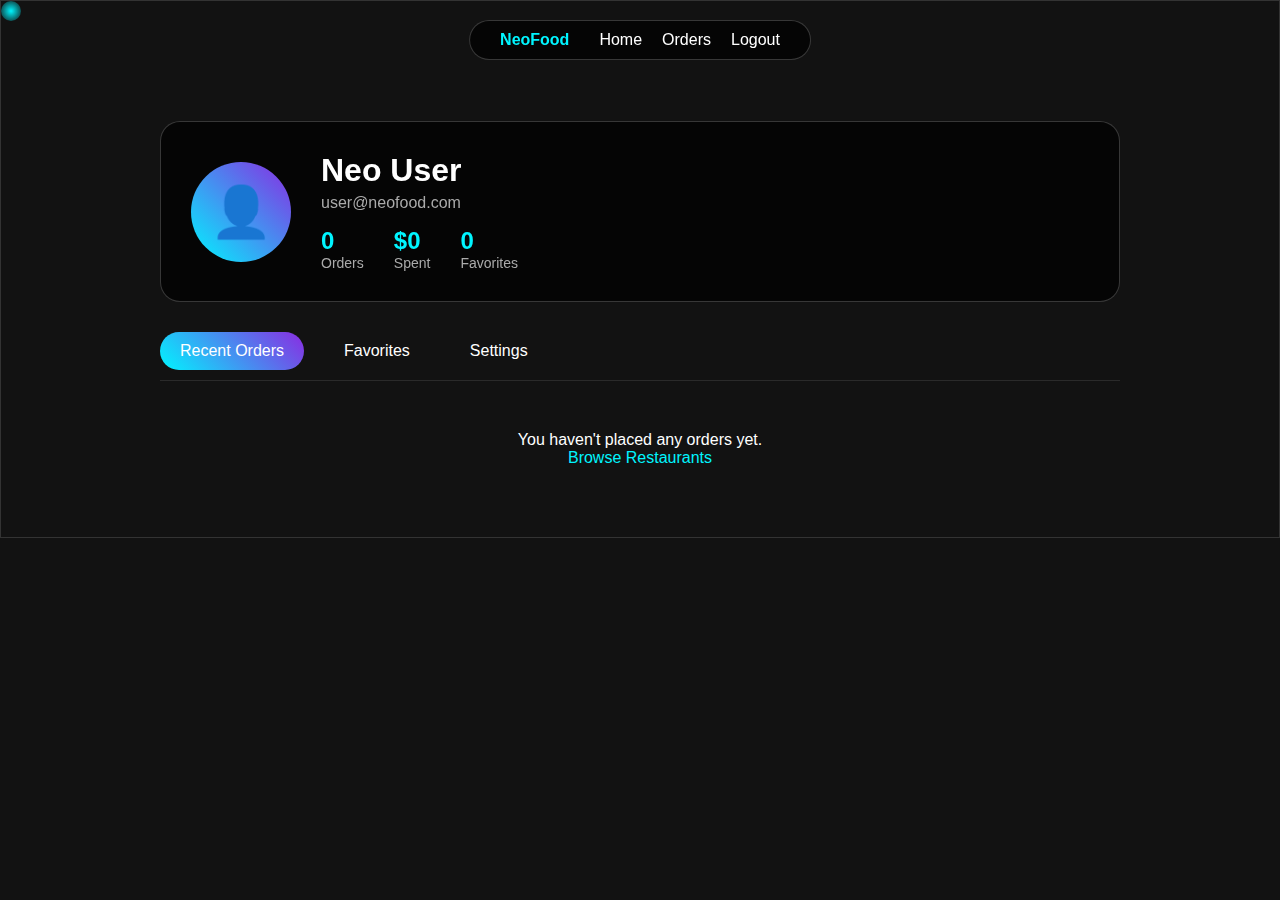
<file: profile.html>
<!DOCTYPE html>
<html lang="en">
<head>
    <meta charset="UTF-8">
    <meta name="viewport" content="width=device-width, initial-scale=1.0">
    <title>NeoFood - Profile</title>
    <link rel="stylesheet" href="styles/main.css">
    <link rel="stylesheet" href="styles/theme.css">
    <link rel="stylesheet" href="styles/profile.css">
    <link rel="stylesheet" href="styles/address.css">
    <link rel="stylesheet" href="styles/copyright.css">
</head>
<body>
    <div class="cursor-glow"></div>
    
    <nav class="floating-nav">
        <div class="nav-brand">NeoFood</div>
        <div class="nav-links">
            <a href="home.html" class="nav-link">Home</a>
            <a href="orders.html" class="nav-link">Orders</a>
            <a href="#" class="nav-link" onclick="logout()">Logout</a>
        </div>
    </nav>

    <section class="profile-section">
        <div class="profile-container">
            <div class="profile-header glass">
                <div class="profile-avatar">
                    <div class="avatar-icon">👤</div>
                </div>
                <div class="profile-info">
                    <h1 id="userName">Neo User</h1>
                    <p id="userEmail">user@neofood.com</p>
                    <div class="user-stats">
                        <div class="stat">
                            <span class="stat-number" id="totalOrders">0</span>
                            <span class="stat-label">Orders</span>
                        </div>
                        <div class="stat">
                            <span class="stat-number" id="totalSpent">$0</span>
                            <span class="stat-label">Spent</span>
                        </div>
                        <div class="stat">
                            <span class="stat-number" id="favoriteRestaurants">0</span>
                            <span class="stat-label">Favorites</span>
                        </div>
                    </div>
                </div>
            </div>
            
            <div class="profile-content">
                <div class="profile-tabs">
                    <div class="tab active" data-tab="orders">Recent Orders</div>
                    <div class="tab" data-tab="favorites">Favorites</div>
                    <div class="tab" data-tab="settings">Settings</div>
                </div>
                
                <div class="tab-content">
                    <div class="tab-panel active" id="orders-panel">
                        <div class="recent-orders" id="recentOrders">
                            <!-- Orders loaded dynamically -->
                        </div>
                    </div>
                    
                    <div class="tab-panel" id="favorites-panel">
                        <div class="favorites-grid" id="favoritesGrid">
                            <!-- Favorites loaded dynamically -->
                        </div>
                    </div>
                    
                    <div class="tab-panel" id="settings-panel">
                        <div class="settings-section glass">
                            <h3>🎨 Theme</h3>
                            <div class="theme-selector">
                                <div class="theme-option active" data-theme="dark">
                                    <div class="theme-preview dark-theme"></div>
                                    <span>Dark</span>
                                </div>
                                <div class="theme-option" data-theme="light">
                                    <div class="theme-preview light-theme"></div>
                                    <span>Light</span>
                                </div>
                                <div class="theme-option" data-theme="neon">
                                    <div class="theme-preview neon-theme"></div>
                                    <span>Neon</span>
                                </div>
                            </div>
                        </div>
                        
                        <div class="settings-section glass">
                            <h3>🔔 Notifications</h3>
                            <div class="setting-item">
                                <span>Order Updates</span>
                                <label class="toggle">
                                    <input type="checkbox" checked>
                                    <span class="slider"></span>
                                </label>
                            </div>
                            <div class="setting-item">
                                <span>Promotions</span>
                                <label class="toggle">
                                    <input type="checkbox" checked>
                                    <span class="slider"></span>
                                </label>
                            </div>
                        </div>
                        
                        <div class="settings-section glass">
                            <h3>📍 Delivery Addresses</h3>
                            <div id="addressContainer">
                                <div class="address-card glass default">
                                    <div class="address-header">
                                        <div class="address-name">Home</div>
                                        <div class="default-badge">Default</div>
                                    </div>
                                    <div class="address-content">
                                        <div class="address-text">123 Cyber Street, Neo City</div>
                                        <div class="address-instructions">Ring doorbell twice</div>
                                    </div>
                                </div>
                            </div>
                            <button id="addAddressBtn" class="add-address-btn">
                                + Add New Address
                            </button>
                        </div>
                    </div>
                </div>
            </div>
        </div>
    </section>

    <script src="scripts/main.js"></script>
    <script src="scripts/theme-system.js"></script>
    <script src="scripts/fix-order-history.js"></script>
    <script src="scripts/profile.js"></script>
</body>
</html>
</file>
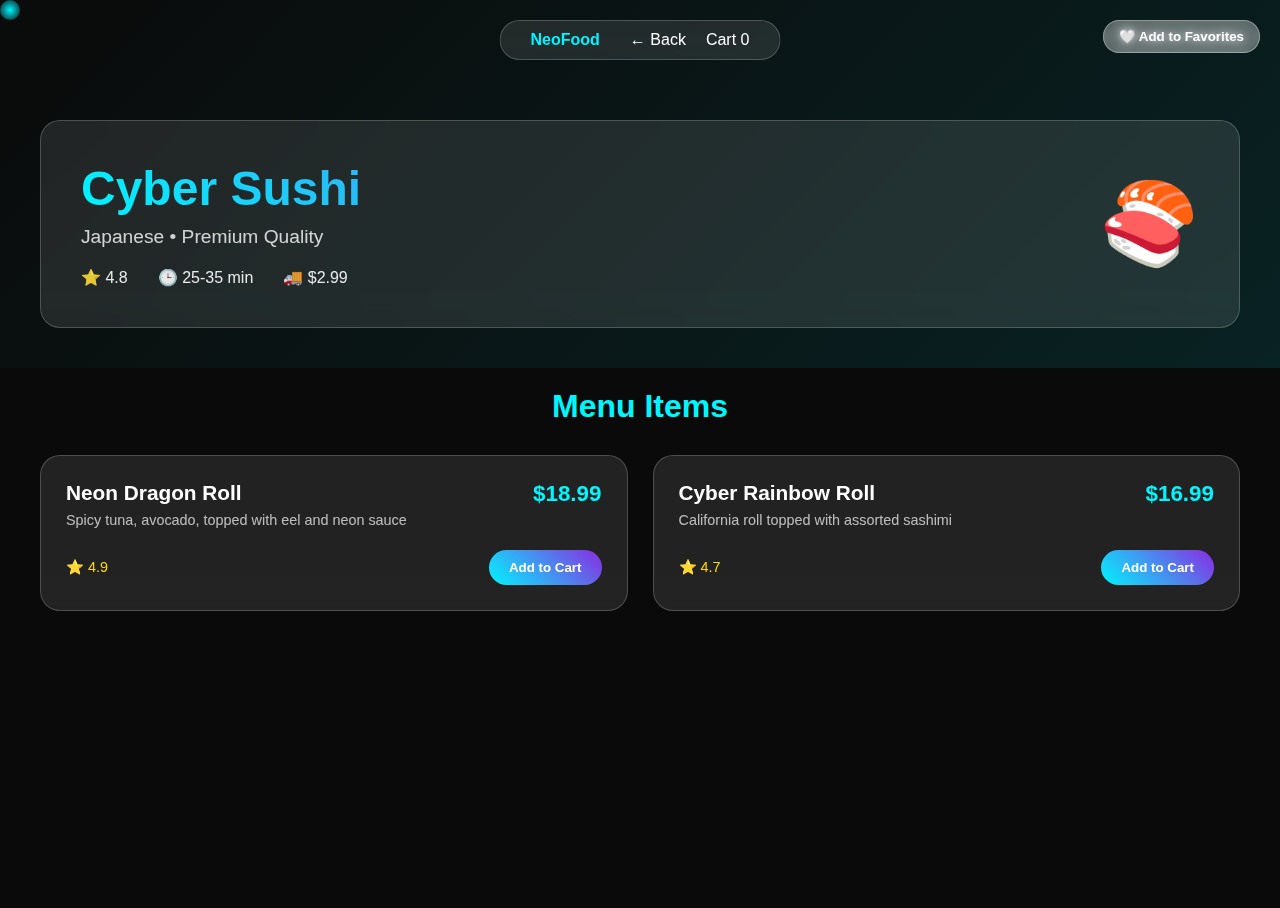
<file: restaurant-1.html>
<!DOCTYPE html>
<html lang="en">
<head>
    <meta charset="UTF-8">
    <meta name="viewport" content="width=device-width, initial-scale=1.0">
    <title>Cyber Sushi - NeoFood</title>
    <link rel="stylesheet" href="styles/main.css">
    <link rel="stylesheet" href="styles/menu.css">
</head>
<body>
    <div class="cursor-glow"></div>
    
    <nav class="floating-nav">
        <div class="nav-brand">NeoFood</div>
        <div class="nav-links">
            <a href="home.html" class="nav-link">← Back</a>
            <a href="cart.html" class="nav-link">Cart <span class="cart-count">0</span></a>
        </div>
    </nav>

    <section class="restaurant-header">
        <div class="restaurant-banner">
            <div class="banner-content">
                <h1 class="restaurant-name">Cyber Sushi</h1>
                <p class="restaurant-details">Japanese • Premium Quality</p>
                <div class="restaurant-stats">
                    <span class="rating">⭐ 4.8</span>
                    <span class="delivery-time">🕒 25-35 min</span>
                    <span class="delivery-fee">🚚 $2.99</span>
                </div>
            </div>
            <div class="restaurant-icon">🍣</div>
        </div>
    </section>

    <section class="menu-section">
        <div class="menu-container">
            <div class="menu-category">
                <h2 class="category-title">Menu Items</h2>
                <div class="menu-grid">
                    <div class="menu-item">
                        <div class="item-header">
                            <div class="item-info">
                                <h3>Neon Dragon Roll</h3>
                                <p class="item-description">Spicy tuna, avocado, topped with eel and neon sauce</p>
                            </div>
                            <div class="item-price">$18.99</div>
                        </div>
                        <div class="item-actions">
                            <div class="item-rating">⭐ 4.9</div>
                            <button class="add-to-cart-btn" onclick="addToCart()">
                                Add to Cart
                            </button>
                        </div>
                    </div>
                    
                    <div class="menu-item">
                        <div class="item-header">
                            <div class="item-info">
                                <h3>Cyber Rainbow Roll</h3>
                                <p class="item-description">California roll topped with assorted sashimi</p>
                            </div>
                            <div class="item-price">$16.99</div>
                        </div>
                        <div class="item-actions">
                            <div class="item-rating">⭐ 4.7</div>
                            <button class="add-to-cart-btn" onclick="addToCart2()">
                                Add to Cart
                            </button>
                        </div>
                    </div>
                </div>
            </div>
        </div>
    </section>

    <script src="scripts/main.js"></script>
    <script src="scripts/fix-order-history.js"></script>
    <script src="scripts/simple-favorites.js"></script>
    
    <script>
        function addToCart() {
            console.log('addToCart called');
            
            let cart = JSON.parse(localStorage.getItem('neoFoodCart') || '[]');
            
            cart.push({
                id: 101,
                name: "Neon Dragon Roll",
                price: 18.99,
                quantity: 1,
                restaurantName: "Cyber Sushi"
            });
            
            localStorage.setItem('neoFoodCart', JSON.stringify(cart));
            
            // Update cart count
            const cartCount = document.querySelector('.cart-count');
            const totalItems = cart.reduce((sum, item) => sum + item.quantity, 0);
            cartCount.textContent = totalItems;
            cartCount.style.display = 'inline';
            
            alert('Neon Dragon Roll added to cart!');
        }
        
        function addToCart2() {
            console.log('addToCart2 called');
            
            let cart = JSON.parse(localStorage.getItem('neoFoodCart') || '[]');
            
            cart.push({
                id: 102,
                name: "Cyber Rainbow Roll",
                price: 16.99,
                quantity: 1,
                restaurantName: "Cyber Sushi"
            });
            
            localStorage.setItem('neoFoodCart', JSON.stringify(cart));
            
            // Update cart count
            const cartCount = document.querySelector('.cart-count');
            const totalItems = cart.reduce((sum, item) => sum + item.quantity, 0);
            cartCount.textContent = totalItems;
            cartCount.style.display = 'inline';
            
            alert('Cyber Rainbow Roll added to cart!');
        }
        
        // Update cart count on page load
        document.addEventListener('DOMContentLoaded', () => {
            const cart = JSON.parse(localStorage.getItem('neoFoodCart') || '[]');
            const cartCount = document.querySelector('.cart-count');
            const totalItems = cart.reduce((sum, item) => sum + item.quantity, 0);
            cartCount.textContent = totalItems;
            
            if (totalItems > 0) {
                cartCount.style.display = 'inline';
            }
        });
    </script>
</body>
</html>
</file>
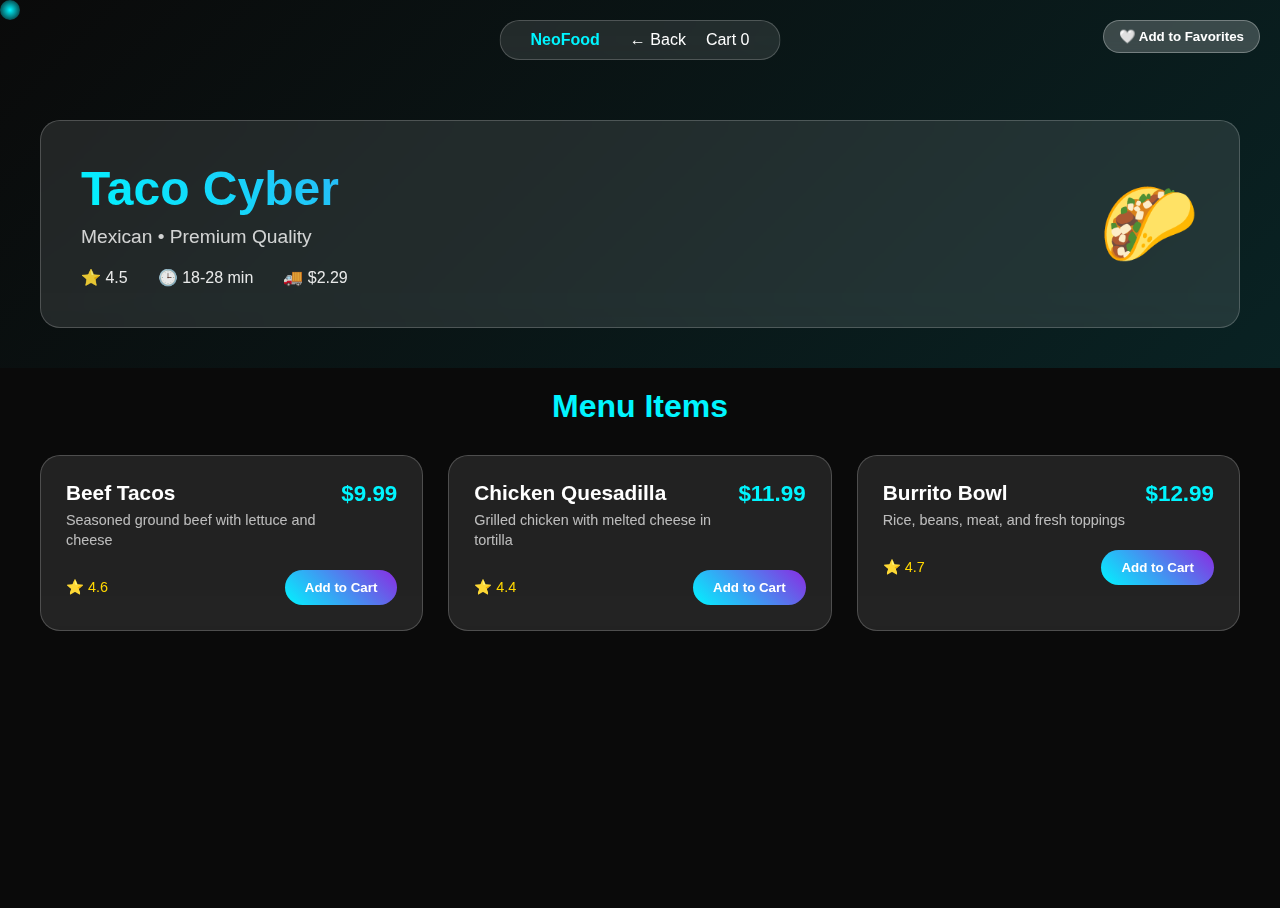
<file: restaurant-10.html>
<!DOCTYPE html>
<html lang="en">
<head>
    <meta charset="UTF-8">
    <meta name="viewport" content="width=device-width, initial-scale=1.0">
    <title>Taco Cyber - NeoFood</title>
    <link rel="stylesheet" href="styles/main.css">
    <link rel="stylesheet" href="styles/menu.css">
</head>
<body>
    <div class="cursor-glow"></div>
    
    <nav class="floating-nav">
        <div class="nav-brand">NeoFood</div>
        <div class="nav-links">
            <a href="home.html" class="nav-link">← Back</a>
            <a href="cart.html" class="nav-link">Cart <span class="cart-count">0</span></a>
        </div>
    </nav>

    <section class="restaurant-header">
        <div class="restaurant-banner">
            <div class="banner-content">
                <h1 class="restaurant-name">Taco Cyber</h1>
                <p class="restaurant-details">Mexican • Premium Quality</p>
                <div class="restaurant-stats">
                    <span class="rating">⭐ 4.5</span>
                    <span class="delivery-time">🕒 18-28 min</span>
                    <span class="delivery-fee">🚚 $2.29</span>
                </div>
            </div>
            <div class="restaurant-icon">🌮</div>
        </div>
    </section>

    <section class="menu-section">
        <div class="menu-container">
            <div class="menu-category">
                <h2 class="category-title">Menu Items</h2>
                <div class="menu-grid">
                    <div class="menu-item">
                        <div class="item-header">
                            <div class="item-info">
                                <h3>Beef Tacos</h3>
                                <p class="item-description">Seasoned ground beef with lettuce and cheese</p>
                            </div>
                            <div class="item-price">$9.99</div>
                        </div>
                        <div class="item-actions">
                            <div class="item-rating">⭐ 4.6</div>
                            <button class="add-to-cart-btn" onclick="addItem(1001, 'Beef Tacos', 9.99)">
                                Add to Cart
                            </button>
                        </div>
                    </div>
                    
                    <div class="menu-item">
                        <div class="item-header">
                            <div class="item-info">
                                <h3>Chicken Quesadilla</h3>
                                <p class="item-description">Grilled chicken with melted cheese in tortilla</p>
                            </div>
                            <div class="item-price">$11.99</div>
                        </div>
                        <div class="item-actions">
                            <div class="item-rating">⭐ 4.4</div>
                            <button class="add-to-cart-btn" onclick="addItem(1002, 'Chicken Quesadilla', 11.99)">
                                Add to Cart
                            </button>
                        </div>
                    </div>
                    
                    <div class="menu-item">
                        <div class="item-header">
                            <div class="item-info">
                                <h3>Burrito Bowl</h3>
                                <p class="item-description">Rice, beans, meat, and fresh toppings</p>
                            </div>
                            <div class="item-price">$12.99</div>
                        </div>
                        <div class="item-actions">
                            <div class="item-rating">⭐ 4.7</div>
                            <button class="add-to-cart-btn" onclick="addItem(1003, 'Burrito Bowl', 12.99)">
                                Add to Cart
                            </button>
                        </div>
                    </div>
                </div>
            </div>
        </div>
    </section>

    <script src="scripts/main.js"></script>
    <script src="scripts/fix-order-history.js"></script>
    
    <script>
        function addItem(id, name, price) {
            let cart = JSON.parse(localStorage.getItem('neoFoodCart') || '[]');
            
            cart.push({
                id: id,
                name: name,
                price: price,
                quantity: 1,
                restaurantName: "Taco Cyber"
            });
            
            localStorage.setItem('neoFoodCart', JSON.stringify(cart));
            
            const cartCount = document.querySelector('.cart-count');
            const totalItems = cart.reduce((sum, item) => sum + item.quantity, 0);
            cartCount.textContent = totalItems;
            cartCount.style.display = 'inline';
            
            alert(name + ' added to cart!');
        }
        
        document.addEventListener('DOMContentLoaded', () => {
            const cart = JSON.parse(localStorage.getItem('neoFoodCart') || '[]');
            const cartCount = document.querySelector('.cart-count');
            const totalItems = cart.reduce((sum, item) => sum + item.quantity, 0);
            cartCount.textContent = totalItems;
            
            if (totalItems > 0) {
                cartCount.style.display = 'inline';
            }
        });
    </script>
</body>
</html>
</file>
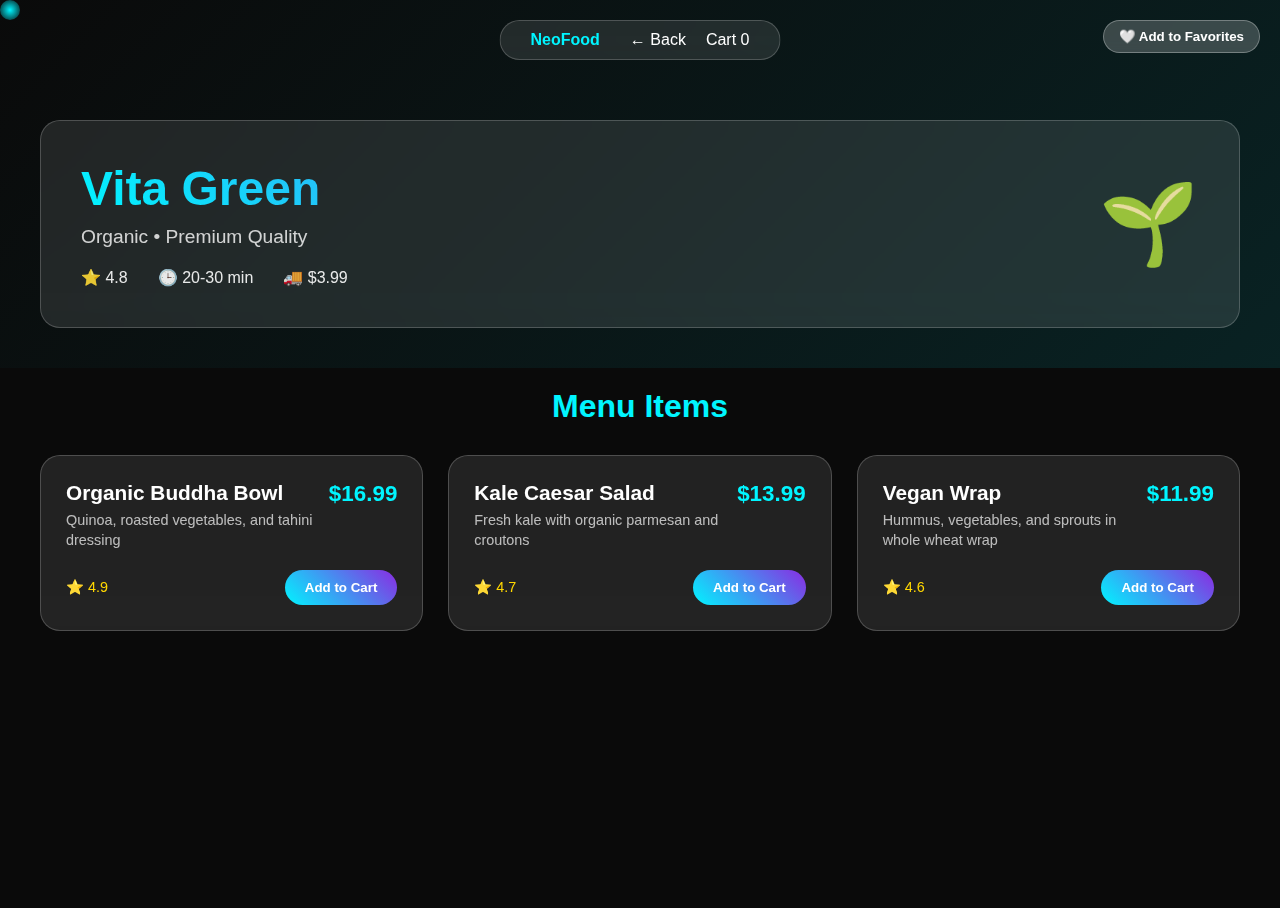
<file: restaurant-11.html>
<!DOCTYPE html>
<html lang="en">
<head>
    <meta charset="UTF-8">
    <meta name="viewport" content="width=device-width, initial-scale=1.0">
    <title>Vita Green - NeoFood</title>
    <link rel="stylesheet" href="styles/main.css">
    <link rel="stylesheet" href="styles/menu.css">
</head>
<body>
    <div class="cursor-glow"></div>
    
    <nav class="floating-nav">
        <div class="nav-brand">NeoFood</div>
        <div class="nav-links">
            <a href="home.html" class="nav-link">← Back</a>
            <a href="cart.html" class="nav-link">Cart <span class="cart-count">0</span></a>
        </div>
    </nav>

    <section class="restaurant-header">
        <div class="restaurant-banner">
            <div class="banner-content">
                <h1 class="restaurant-name">Vita Green</h1>
                <p class="restaurant-details">Organic • Premium Quality</p>
                <div class="restaurant-stats">
                    <span class="rating">⭐ 4.8</span>
                    <span class="delivery-time">🕒 20-30 min</span>
                    <span class="delivery-fee">🚚 $3.99</span>
                </div>
            </div>
            <div class="restaurant-icon">🌱</div>
        </div>
    </section>

    <section class="menu-section">
        <div class="menu-container">
            <div class="menu-category">
                <h2 class="category-title">Menu Items</h2>
                <div class="menu-grid">
                    <div class="menu-item">
                        <div class="item-header">
                            <div class="item-info">
                                <h3>Organic Buddha Bowl</h3>
                                <p class="item-description">Quinoa, roasted vegetables, and tahini dressing</p>
                            </div>
                            <div class="item-price">$16.99</div>
                        </div>
                        <div class="item-actions">
                            <div class="item-rating">⭐ 4.9</div>
                            <button class="add-to-cart-btn" onclick="addItem(1101, 'Organic Buddha Bowl', 16.99)">
                                Add to Cart
                            </button>
                        </div>
                    </div>
                    
                    <div class="menu-item">
                        <div class="item-header">
                            <div class="item-info">
                                <h3>Kale Caesar Salad</h3>
                                <p class="item-description">Fresh kale with organic parmesan and croutons</p>
                            </div>
                            <div class="item-price">$13.99</div>
                        </div>
                        <div class="item-actions">
                            <div class="item-rating">⭐ 4.7</div>
                            <button class="add-to-cart-btn" onclick="addItem(1102, 'Kale Caesar Salad', 13.99)">
                                Add to Cart
                            </button>
                        </div>
                    </div>
                    
                    <div class="menu-item">
                        <div class="item-header">
                            <div class="item-info">
                                <h3>Vegan Wrap</h3>
                                <p class="item-description">Hummus, vegetables, and sprouts in whole wheat wrap</p>
                            </div>
                            <div class="item-price">$11.99</div>
                        </div>
                        <div class="item-actions">
                            <div class="item-rating">⭐ 4.6</div>
                            <button class="add-to-cart-btn" onclick="addItem(1103, 'Vegan Wrap', 11.99)">
                                Add to Cart
                            </button>
                        </div>
                    </div>
                </div>
            </div>
        </div>
    </section>

    <script src="scripts/main.js"></script>
    <script src="scripts/fix-order-history.js"></script>
    
    <script>
        function addItem(id, name, price) {
            let cart = JSON.parse(localStorage.getItem('neoFoodCart') || '[]');
            
            cart.push({
                id: id,
                name: name,
                price: price,
                quantity: 1,
                restaurantName: "Vita Green"
            });
            
            localStorage.setItem('neoFoodCart', JSON.stringify(cart));
            
            const cartCount = document.querySelector('.cart-count');
            const totalItems = cart.reduce((sum, item) => sum + item.quantity, 0);
            cartCount.textContent = totalItems;
            cartCount.style.display = 'inline';
            
            alert(name + ' added to cart!');
        }
        
        document.addEventListener('DOMContentLoaded', () => {
            const cart = JSON.parse(localStorage.getItem('neoFoodCart') || '[]');
            const cartCount = document.querySelector('.cart-count');
            const totalItems = cart.reduce((sum, item) => sum + item.quantity, 0);
            cartCount.textContent = totalItems;
            
            if (totalItems > 0) {
                cartCount.style.display = 'inline';
            }
        });
    </script>
</body>
</html>
</file>
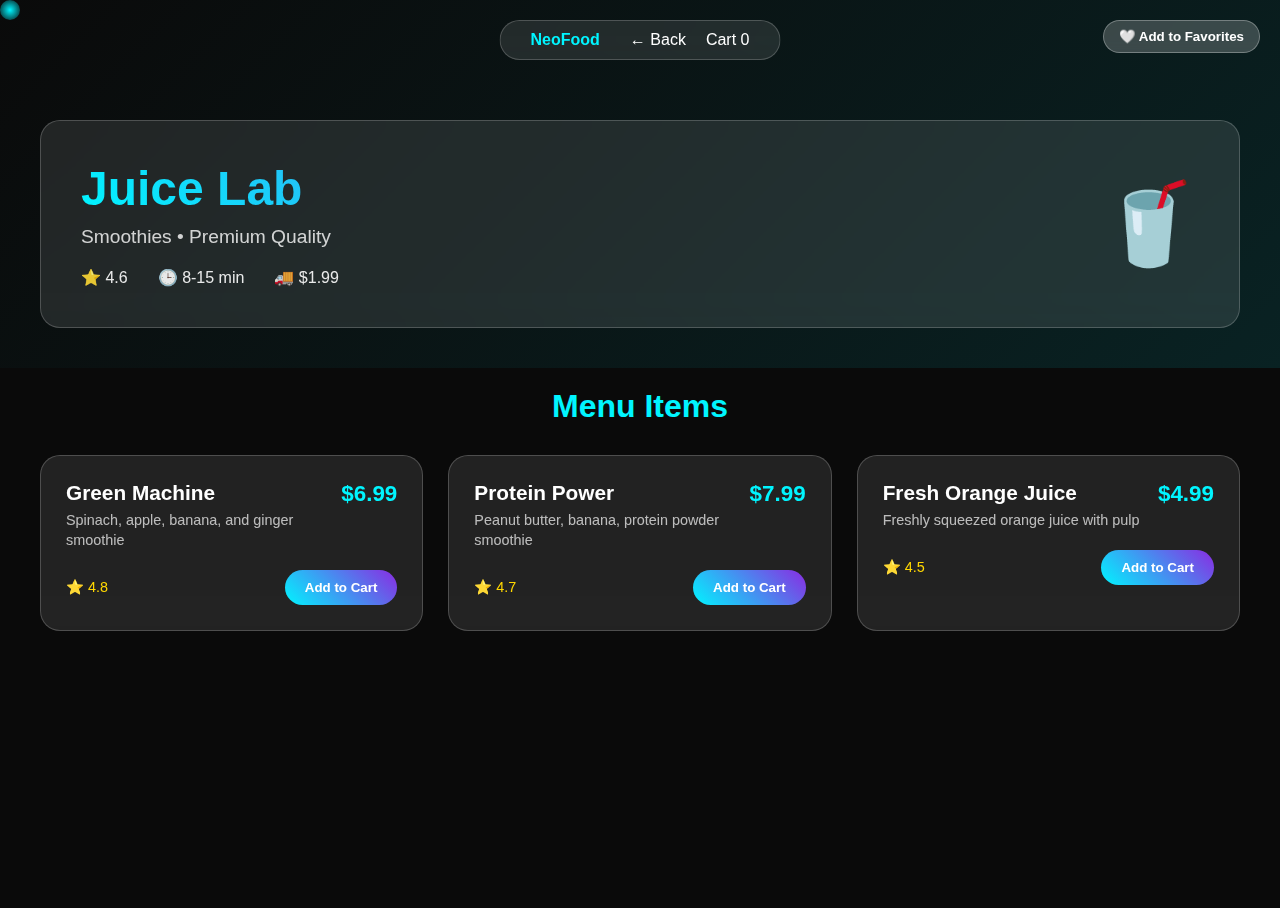
<file: restaurant-12.html>
<!DOCTYPE html>
<html lang="en">
<head>
    <meta charset="UTF-8">
    <meta name="viewport" content="width=device-width, initial-scale=1.0">
    <title>Juice Lab - NeoFood</title>
    <link rel="stylesheet" href="styles/main.css">
    <link rel="stylesheet" href="styles/menu.css">
</head>
<body>
    <div class="cursor-glow"></div>
    
    <nav class="floating-nav">
        <div class="nav-brand">NeoFood</div>
        <div class="nav-links">
            <a href="home.html" class="nav-link">← Back</a>
            <a href="cart.html" class="nav-link">Cart <span class="cart-count">0</span></a>
        </div>
    </nav>

    <section class="restaurant-header">
        <div class="restaurant-banner">
            <div class="banner-content">
                <h1 class="restaurant-name">Juice Lab</h1>
                <p class="restaurant-details">Smoothies • Premium Quality</p>
                <div class="restaurant-stats">
                    <span class="rating">⭐ 4.6</span>
                    <span class="delivery-time">🕒 8-15 min</span>
                    <span class="delivery-fee">🚚 $1.99</span>
                </div>
            </div>
            <div class="restaurant-icon">🥤</div>
        </div>
    </section>

    <section class="menu-section">
        <div class="menu-container">
            <div class="menu-category">
                <h2 class="category-title">Menu Items</h2>
                <div class="menu-grid">
                    <div class="menu-item">
                        <div class="item-header">
                            <div class="item-info">
                                <h3>Green Machine</h3>
                                <p class="item-description">Spinach, apple, banana, and ginger smoothie</p>
                            </div>
                            <div class="item-price">$6.99</div>
                        </div>
                        <div class="item-actions">
                            <div class="item-rating">⭐ 4.8</div>
                            <button class="add-to-cart-btn" onclick="addItem(1201, 'Green Machine', 6.99)">
                                Add to Cart
                            </button>
                        </div>
                    </div>
                    
                    <div class="menu-item">
                        <div class="item-header">
                            <div class="item-info">
                                <h3>Protein Power</h3>
                                <p class="item-description">Peanut butter, banana, protein powder smoothie</p>
                            </div>
                            <div class="item-price">$7.99</div>
                        </div>
                        <div class="item-actions">
                            <div class="item-rating">⭐ 4.7</div>
                            <button class="add-to-cart-btn" onclick="addItem(1202, 'Protein Power', 7.99)">
                                Add to Cart
                            </button>
                        </div>
                    </div>
                    
                    <div class="menu-item">
                        <div class="item-header">
                            <div class="item-info">
                                <h3>Fresh Orange Juice</h3>
                                <p class="item-description">Freshly squeezed orange juice with pulp</p>
                            </div>
                            <div class="item-price">$4.99</div>
                        </div>
                        <div class="item-actions">
                            <div class="item-rating">⭐ 4.5</div>
                            <button class="add-to-cart-btn" onclick="addItem(1203, 'Fresh Orange Juice', 4.99)">
                                Add to Cart
                            </button>
                        </div>
                    </div>
                </div>
            </div>
        </div>
    </section>

    <script src="scripts/main.js"></script>
    <script src="scripts/fix-order-history.js"></script>
    
    <script>
        function addItem(id, name, price) {
            let cart = JSON.parse(localStorage.getItem('neoFoodCart') || '[]');
            
            cart.push({
                id: id,
                name: name,
                price: price,
                quantity: 1,
                restaurantName: "Juice Lab"
            });
            
            localStorage.setItem('neoFoodCart', JSON.stringify(cart));
            
            const cartCount = document.querySelector('.cart-count');
            const totalItems = cart.reduce((sum, item) => sum + item.quantity, 0);
            cartCount.textContent = totalItems;
            cartCount.style.display = 'inline';
            
            alert(name + ' added to cart!');
        }
        
        document.addEventListener('DOMContentLoaded', () => {
            const cart = JSON.parse(localStorage.getItem('neoFoodCart') || '[]');
            const cartCount = document.querySelector('.cart-count');
            const totalItems = cart.reduce((sum, item) => sum + item.quantity, 0);
            cartCount.textContent = totalItems;
            
            if (totalItems > 0) {
                cartCount.style.display = 'inline';
            }
        });
    </script>
</body>
</html>
</file>
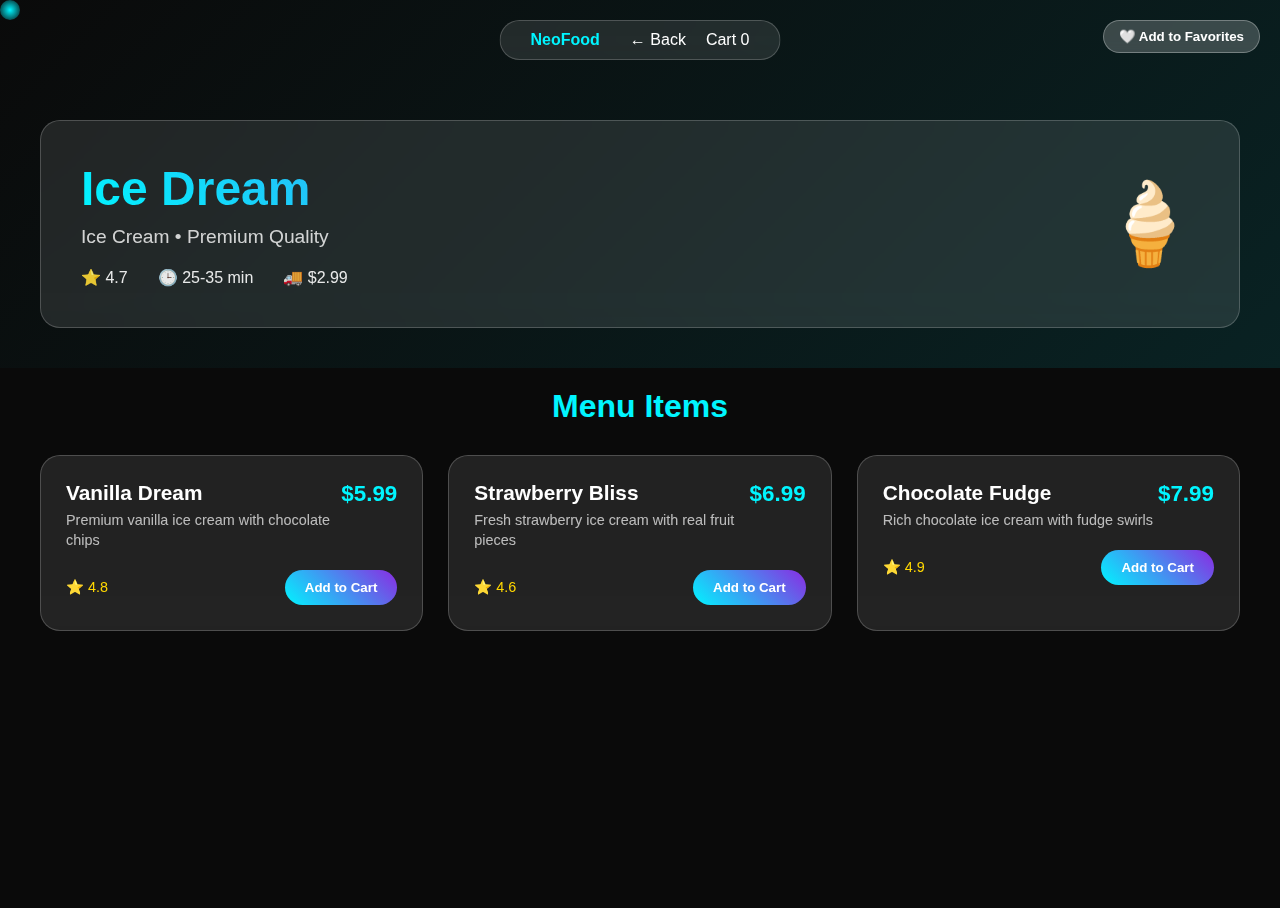
<file: restaurant-13.html>
<!DOCTYPE html>
<html lang="en">
<head>
    <meta charset="UTF-8">
    <meta name="viewport" content="width=device-width, initial-scale=1.0">
    <title>Ice Dream - NeoFood</title>
    <link rel="stylesheet" href="styles/main.css">
    <link rel="stylesheet" href="styles/menu.css">
</head>
<body>
    <div class="cursor-glow"></div>
    
    <nav class="floating-nav">
        <div class="nav-brand">NeoFood</div>
        <div class="nav-links">
            <a href="home.html" class="nav-link">← Back</a>
            <a href="cart.html" class="nav-link">Cart <span class="cart-count">0</span></a>
        </div>
    </nav>

    <section class="restaurant-header">
        <div class="restaurant-banner">
            <div class="banner-content">
                <h1 class="restaurant-name">Ice Dream</h1>
                <p class="restaurant-details">Ice Cream • Premium Quality</p>
                <div class="restaurant-stats">
                    <span class="rating">⭐ 4.7</span>
                    <span class="delivery-time">🕒 25-35 min</span>
                    <span class="delivery-fee">🚚 $2.99</span>
                </div>
            </div>
            <div class="restaurant-icon">🍦</div>
        </div>
    </section>

    <section class="menu-section">
        <div class="menu-container">
            <div class="menu-category">
                <h2 class="category-title">Menu Items</h2>
                <div class="menu-grid">
                    <div class="menu-item">
                        <div class="item-header">
                            <div class="item-info">
                                <h3>Vanilla Dream</h3>
                                <p class="item-description">Premium vanilla ice cream with chocolate chips</p>
                            </div>
                            <div class="item-price">$5.99</div>
                        </div>
                        <div class="item-actions">
                            <div class="item-rating">⭐ 4.8</div>
                            <button class="add-to-cart-btn" onclick="addItem(1301, 'Vanilla Dream', 5.99)">
                                Add to Cart
                            </button>
                        </div>
                    </div>
                    
                    <div class="menu-item">
                        <div class="item-header">
                            <div class="item-info">
                                <h3>Strawberry Bliss</h3>
                                <p class="item-description">Fresh strawberry ice cream with real fruit pieces</p>
                            </div>
                            <div class="item-price">$6.99</div>
                        </div>
                        <div class="item-actions">
                            <div class="item-rating">⭐ 4.6</div>
                            <button class="add-to-cart-btn" onclick="addItem(1302, 'Strawberry Bliss', 6.99)">
                                Add to Cart
                            </button>
                        </div>
                    </div>
                    
                    <div class="menu-item">
                        <div class="item-header">
                            <div class="item-info">
                                <h3>Chocolate Fudge</h3>
                                <p class="item-description">Rich chocolate ice cream with fudge swirls</p>
                            </div>
                            <div class="item-price">$7.99</div>
                        </div>
                        <div class="item-actions">
                            <div class="item-rating">⭐ 4.9</div>
                            <button class="add-to-cart-btn" onclick="addItem(1303, 'Chocolate Fudge', 7.99)">
                                Add to Cart
                            </button>
                        </div>
                    </div>
                </div>
            </div>
        </div>
    </section>

    <script src="scripts/main.js"></script>
    <script src="scripts/fix-order-history.js"></script>
    
    <script>
        function addItem(id, name, price) {
            let cart = JSON.parse(localStorage.getItem('neoFoodCart') || '[]');
            
            cart.push({
                id: id,
                name: name,
                price: price,
                quantity: 1,
                restaurantName: "Ice Dream"
            });
            
            localStorage.setItem('neoFoodCart', JSON.stringify(cart));
            
            const cartCount = document.querySelector('.cart-count');
            const totalItems = cart.reduce((sum, item) => sum + item.quantity, 0);
            cartCount.textContent = totalItems;
            cartCount.style.display = 'inline';
            
            alert(name + ' added to cart!');
        }
        
        document.addEventListener('DOMContentLoaded', () => {
            const cart = JSON.parse(localStorage.getItem('neoFoodCart') || '[]');
            const cartCount = document.querySelector('.cart-count');
            const totalItems = cart.reduce((sum, item) => sum + item.quantity, 0);
            cartCount.textContent = totalItems;
            
            if (totalItems > 0) {
                cartCount.style.display = 'inline';
            }
        });
    </script>
</body>
</html>
</file>
<file: styles/main.css>
* {
    margin: 0;
    padding: 0;
    box-sizing: border-box;
}

:root {
    --neon-blue: #00f5ff;
    --neon-purple: #8a2be2;
    --neon-pink: #ff1493;
    --dark-bg: #0a0a0a;
    --glass-bg: rgba(255, 255, 255, 0.1);
    --text-light: #ffffff;
    --text-glow: 0 0 10px var(--neon-blue);
}

body {
    font-family: 'Arial', sans-serif;
    background: var(--dark-bg);
    color: var(--text-light);
    overflow-x: hidden;
    cursor: none;
}

/* Custom Cursor */
.cursor-glow {
    position: fixed;
    width: 20px;
    height: 20px;
    background: radial-gradient(circle, var(--neon-blue), transparent);
    border-radius: 50%;
    pointer-events: none;
    z-index: 9999;
    transition: transform 0.1s ease;
}

/* Hero Section */
.hero {
    height: 100vh;
    position: relative;
    display: flex;
    align-items: center;
    justify-content: center;
    overflow: hidden;
}

.neon-grid {
    position: absolute;
    top: 0;
    left: 0;
    width: 100%;
    height: 100%;
    background: 
        linear-gradient(90deg, transparent 98%, var(--neon-blue) 100%),
        linear-gradient(180deg, transparent 98%, var(--neon-blue) 100%);
    background-size: 50px 50px;
    opacity: 0.3;
    animation: gridPulse 4s ease-in-out infinite;
}

@keyframes gridPulse {
    0%, 100% { opacity: 0.3; }
    50% { opacity: 0.6; }
}

.hero-content {
    text-align: center;
    z-index: 2;
}

.glitch-text {
    font-size: 4rem;
    font-weight: bold;
    text-transform: uppercase;
    position: relative;
    color: var(--text-light);
    text-shadow: var(--text-glow);
    animation: glitch 2s infinite;
}

@keyframes glitch {
    0% { transform: translate(0); }
    20% { transform: translate(-2px, 2px); }
    40% { transform: translate(-2px, -2px); }
    60% { transform: translate(2px, 2px); }
    80% { transform: translate(2px, -2px); }
    100% { transform: translate(0); }
}

.hero-subtitle {
    font-size: 1.2rem;
    margin: 1rem 0 2rem;
    opacity: 0.8;
}

.cta-button {
    position: relative;
    padding: 15px 40px;
    background: transparent;
    border: 2px solid var(--neon-blue);
    color: var(--text-light);
    font-size: 1.1rem;
    cursor: pointer;
    transition: all 0.3s ease;
    overflow: hidden;
}

.cta-button:hover {
    background: var(--neon-blue);
    color: var(--dark-bg);
    box-shadow: 0 0 30px var(--neon-blue);
}

.button-glow {
    position: absolute;
    top: 0;
    left: -100%;
    width: 100%;
    height: 100%;
    background: linear-gradient(90deg, transparent, rgba(255,255,255,0.4), transparent);
    transition: left 0.5s;
}

.cta-button:hover .button-glow {
    left: 100%;
}

/* Floating Elements */
.floating-elements {
    position: absolute;
    width: 100%;
    height: 100%;
    pointer-events: none;
}

.float-item {
    position: absolute;
    font-size: 2rem;
    animation: float 6s ease-in-out infinite;
}

.float-item:nth-child(1) {
    top: 20%;
    left: 10%;
    animation-delay: 0s;
}

.float-item:nth-child(2) {
    top: 60%;
    right: 15%;
    animation-delay: 2s;
}

.float-item:nth-child(3) {
    bottom: 30%;
    left: 20%;
    animation-delay: 4s;
}

@keyframes float {
    0%, 100% { transform: translateY(0px) rotate(0deg); }
    50% { transform: translateY(-20px) rotate(180deg); }
}

/* Floating Navigation */
.floating-nav {
    position: fixed;
    top: 20px;
    left: 50%;
    transform: translateX(-50%);
    background: var(--glass-bg);
    backdrop-filter: blur(10px);
    border: 1px solid rgba(255,255,255,0.2);
    border-radius: 50px;
    padding: 10px 30px;
    display: flex;
    align-items: center;
    gap: 30px;
    z-index: 1000;
}

.nav-brand {
    font-weight: bold;
    color: var(--neon-blue);
}

.nav-links {
    display: flex;
    gap: 20px;
}

.nav-link {
    color: var(--text-light);
    text-decoration: none;
    transition: color 0.3s ease;
}

.nav-link:hover {
    color: var(--neon-blue);
    text-shadow: var(--text-glow);
}

/* Modal Styles */
.modal-overlay {
    position: fixed;
    top: 0;
    left: 0;
    width: 100%;
    height: 100%;
    background: rgba(0,0,0,0.8);
    backdrop-filter: blur(5px);
    display: none;
    align-items: center;
    justify-content: center;
    z-index: 2000;
}

.modal-overlay.active {
    display: flex;
}

.glass {
    background: var(--glass-bg);
    backdrop-filter: blur(15px);
    border: 1px solid rgba(255,255,255,0.2);
    border-radius: 20px;
}

.modal-content {
    padding: 40px;
    max-width: 400px;
    width: 90%;
    position: relative;
    animation: modalSlide 0.3s ease;
}

@keyframes modalSlide {
    from { transform: translateY(-50px); opacity: 0; }
    to { transform: translateY(0); opacity: 1; }
}

.close-btn {
    position: absolute;
    top: 15px;
    right: 20px;
    background: none;
    border: none;
    color: var(--text-light);
    font-size: 1.5rem;
    cursor: pointer;
}

.auth-form {
    margin-top: 20px;
}

.input-group {
    position: relative;
    margin-bottom: 20px;
}

.input-group input {
    width: 100%;
    padding: 15px;
    background: rgba(255,255,255,0.1);
    border: 1px solid rgba(255,255,255,0.3);
    border-radius: 10px;
    color: var(--text-light);
    font-size: 1rem;
}

.input-group input:focus {
    outline: none;
    border-color: var(--neon-blue);
    box-shadow: 0 0 10px var(--neon-blue);
}

.auth-btn {
    width: 100%;
    padding: 15px;
    background: linear-gradient(45deg, var(--neon-blue), var(--neon-purple));
    border: none;
    border-radius: 10px;
    color: var(--text-light);
    font-size: 1.1rem;
    cursor: pointer;
    transition: transform 0.3s ease;
}

.auth-btn:hover {
    transform: translateY(-2px);
    box-shadow: 0 5px 15px rgba(0,245,255,0.4);
}

/* Responsive */
@media (max-width: 768px) {
    .glitch-text {
        font-size: 2.5rem;
    }
    
    .floating-nav {
        padding: 8px 20px;
        gap: 15px;
    }
    
    .nav-links {
        gap: 15px;
    }
}
</file>
<file: styles/theme.css>
/* Theme Styles */
body.dark-theme {
    --bg-color: #121212;
    --text-light: #ffffff;
    --text-secondary: #aaaaaa;
    --glass-bg: rgba(0, 0, 0, 0.7);
}

body.light-theme {
    --bg-color: #f5f5f5;
    --text-light: #121212;
    --text-secondary: #555555;
    --glass-bg: rgba(255, 255, 255, 0.7);
}

body.neon-theme {
    --bg-color: #121212;
    --text-light: #ffffff;
    --text-secondary: #aaaaaa;
    --glass-bg: rgba(0, 0, 0, 0.7);
    --neon-blue: #ff00ff;
    --neon-purple: #00ffff;
}
</file>
<file: styles/cart.css>
.cart-section {
    padding: 120px 20px 40px;
    min-height: 100vh;
}

.cart-container {
    max-width: 1000px;
    margin: 0 auto;
}

.cart-title {
    font-size: 2.5rem;
    text-align: center;
    margin-bottom: 40px;
    background: linear-gradient(45deg, var(--neon-blue), var(--neon-purple));
    -webkit-background-clip: text;
    -webkit-text-fill-color: transparent;
}

.cart-content {
    display: grid;
    grid-template-columns: 2fr 1fr;
    gap: 40px;
}

.cart-item {
    background: var(--glass-bg);
    backdrop-filter: blur(15px);
    border: 1px solid rgba(255, 255, 255, 0.2);
    border-radius: 15px;
    padding: 20px;
    margin-bottom: 15px;
    display: flex;
    align-items: center;
    gap: 20px;
    transition: all 0.3s ease;
    cursor: grab;
    position: relative;
}

.cart-item:active {
    cursor: grabbing;
}

.cart-item.dragging {
    transform: rotate(5deg);
    opacity: 0.8;
    z-index: 1000;
}

.cart-item.removing {
    animation: slideOut 0.5s ease forwards;
}

@keyframes slideOut {
    to { transform: translateX(100%); opacity: 0; }
}

.item-details {
    flex: 1;
}

.item-name {
    font-size: 1.2rem;
    color: var(--text-light);
    margin-bottom: 5px;
}

.item-restaurant {
    color: rgba(255, 255, 255, 0.6);
    font-size: 0.9rem;
}

.item-price {
    font-size: 1.3rem;
    color: var(--neon-blue);
    font-weight: bold;
}

.quantity-controls {
    display: flex;
    align-items: center;
    gap: 15px;
}

.qty-btn {
    background: var(--glass-bg);
    border: 1px solid rgba(255, 255, 255, 0.3);
    border-radius: 50%;
    width: 35px;
    height: 35px;
    color: var(--text-light);
    cursor: pointer;
    display: flex;
    align-items: center;
    justify-content: center;
    transition: all 0.3s ease;
}

.qty-btn:hover {
    background: var(--neon-blue);
    transform: scale(1.1);
}

.qty-display {
    font-size: 1.1rem;
    font-weight: bold;
    min-width: 30px;
    text-align: center;
}

.remove-btn {
    background: var(--neon-pink);
    border: none;
    border-radius: 50%;
    width: 30px;
    height: 30px;
    color: white;
    cursor: pointer;
    display: flex;
    align-items: center;
    justify-content: center;
    transition: all 0.3s ease;
}

.remove-btn:hover {
    transform: scale(1.2);
    box-shadow: 0 0 15px var(--neon-pink);
}

.cart-summary {
    padding: 25px;
    border-radius: 20px;
    height: fit-content;
    position: sticky;
    top: 140px;
}

.cart-summary h3 {
    color: var(--neon-blue);
    margin-bottom: 20px;
    text-align: center;
}

.summary-line {
    display: flex;
    justify-content: space-between;
    margin-bottom: 15px;
    color: rgba(255, 255, 255, 0.8);
}

.summary-line.total {
    border-top: 1px solid rgba(255, 255, 255, 0.2);
    padding-top: 15px;
    font-size: 1.2rem;
    font-weight: bold;
    color: var(--text-light);
}

.checkout-btn {
    width: 100%;
    background: linear-gradient(45deg, var(--neon-blue), var(--neon-purple));
    border: none;
    border-radius: 15px;
    padding: 15px;
    color: var(--text-light);
    font-size: 1.1rem;
    font-weight: bold;
    cursor: pointer;
    margin-top: 20px;
    transition: all 0.3s ease;
}

.checkout-btn:hover {
    transform: translateY(-2px);
    box-shadow: 0 10px 25px rgba(0, 245, 255, 0.4);
}

.empty-cart {
    text-align: center;
    padding: 60px 20px;
}

.empty-icon {
    font-size: 5rem;
    margin-bottom: 20px;
    opacity: 0.5;
}

.empty-cart h2 {
    color: var(--text-light);
    margin-bottom: 10px;
}

.empty-cart p {
    color: rgba(255, 255, 255, 0.6);
    margin-bottom: 30px;
}

.browse-btn {
    background: linear-gradient(45deg, var(--neon-blue), var(--neon-purple));
    border: none;
    border-radius: 25px;
    padding: 15px 30px;
    color: var(--text-light);
    cursor: pointer;
    transition: all 0.3s ease;
}

.browse-btn:hover {
    transform: translateY(-2px);
    box-shadow: 0 10px 25px rgba(0, 245, 255, 0.4);
}

@media (max-width: 768px) {
    .cart-content {
        grid-template-columns: 1fr;
        gap: 20px;
    }
    
    .cart-summary {
        position: static;
    }
    
    .cart-item {
        flex-direction: column;
        text-align: center;
        gap: 15px;
    }
}
</file>
<file: styles/cart-voucher.css>
/* Cart Voucher Styles */

.summary-totals {
    margin-bottom: 15px;
}

.voucher-section {
    margin: 15px 0;
    padding-top: 15px;
    border-top: 1px solid rgba(255, 255, 255, 0.1);
}

.apply-voucher-btn {
    display: flex;
    align-items: center;
    justify-content: center;
    background: rgba(0, 245, 255, 0.1);
    border: 1px dashed var(--neon-blue);
    border-radius: 10px;
    padding: 12px;
    color: var(--neon-blue);
    font-weight: 500;
    text-decoration: none;
    transition: all 0.3s ease;
    position: relative;
    overflow: hidden;
}

.apply-voucher-btn::before {
    content: '';
    position: absolute;
    top: 0;
    left: -100%;
    width: 100%;
    height: 100%;
    background: linear-gradient(90deg, transparent, rgba(0, 245, 255, 0.2), transparent);
    transition: all 0.5s ease;
}

.apply-voucher-btn:hover::before {
    left: 100%;
}

.apply-voucher-btn:hover {
    background: rgba(0, 245, 255, 0.2);
    box-shadow: 0 0 15px rgba(0, 245, 255, 0.3);
}

.voucher-icon {
    margin-right: 8px;
    font-size: 18px;
}

.summary-line.discount {
    color: var(--neon-blue);
    font-weight: 500;
}

.summary-line.discount small {
    font-size: 12px;
    opacity: 0.7;
}
</file>
<file: styles/checkout.css>
.checkout-section {
    padding: 120px 20px 40px;
    min-height: 100vh;
}

.checkout-container {
    max-width: 1200px;
    margin: 0 auto;
}

.checkout-title {
    font-size: 2.5rem;
    text-align: center;
    margin-bottom: 40px;
    background: linear-gradient(45deg, var(--neon-blue), var(--neon-purple));
    -webkit-background-clip: text;
    -webkit-text-fill-color: transparent;
}

.checkout-content {
    display: grid;
    grid-template-columns: 2fr 1fr;
    gap: 40px;
}

.form-section {
    padding: 25px;
    border-radius: 20px;
    margin-bottom: 25px;
}

.form-section h3 {
    color: var(--neon-blue);
    margin-bottom: 20px;
    display: flex;
    align-items: center;
    gap: 10px;
}

.input-group {
    margin-bottom: 15px;
}

.input-group input,
.input-group textarea {
    width: 100%;
    padding: 15px;
    background: rgba(255, 255, 255, 0.1);
    border: 1px solid rgba(255, 255, 255, 0.3);
    border-radius: 10px;
    color: var(--text-light);
    font-size: 1rem;
    transition: all 0.3s ease;
}

.input-group input:focus,
.input-group textarea:focus {
    outline: none;
    border-color: var(--neon-blue);
    box-shadow: 0 0 10px rgba(0, 245, 255, 0.3);
}

.input-group textarea {
    resize: vertical;
    min-height: 80px;
}

.input-row {
    display: grid;
    grid-template-columns: 1fr 1fr;
    gap: 15px;
}

.time-selector {
    display: grid;
    grid-template-columns: 1fr 1fr;
    gap: 15px;
    margin-bottom: 15px;
}

.time-option {
    background: rgba(255, 255, 255, 0.1);
    border: 1px solid rgba(255, 255, 255, 0.3);
    border-radius: 15px;
    padding: 20px;
    text-align: center;
    cursor: pointer;
    transition: all 0.3s ease;
}

.time-option:hover,
.time-option.active {
    background: linear-gradient(45deg, var(--neon-blue), var(--neon-purple));
    transform: translateY(-2px);
    box-shadow: 0 5px 15px rgba(0, 245, 255, 0.3);
}

.time-label {
    font-weight: bold;
    margin-bottom: 5px;
}

.time-desc {
    font-size: 0.9rem;
    opacity: 0.8;
}

.schedule-picker input {
    width: 100%;
    padding: 15px;
    background: rgba(255, 255, 255, 0.1);
    border: 1px solid rgba(255, 255, 255, 0.3);
    border-radius: 10px;
    color: var(--text-light);
}

.payment-methods {
    display: grid;
    grid-template-columns: repeat(3, 1fr);
    gap: 15px;
    margin-bottom: 20px;
}

.payment-option {
    background: rgba(255, 255, 255, 0.1);
    border: 1px solid rgba(255, 255, 255, 0.3);
    border-radius: 15px;
    padding: 20px;
    text-align: center;
    cursor: pointer;
    transition: all 0.3s ease;
}

.payment-option:hover,
.payment-option.active {
    background: linear-gradient(45deg, var(--neon-blue), var(--neon-purple));
    transform: translateY(-2px);
    box-shadow: 0 5px 15px rgba(0, 245, 255, 0.3);
}

.payment-icon {
    font-size: 1.5rem;
    margin-bottom: 8px;
}

.payment-label {
    font-size: 0.9rem;
}

.payment-details {
    animation: slideDown 0.3s ease;
}

@keyframes slideDown {
    from { opacity: 0; transform: translateY(-10px); }
    to { opacity: 1; transform: translateY(0); }
}

.order-summary {
    padding: 25px;
    border-radius: 20px;
    height: fit-content;
    position: sticky;
    top: 140px;
}

.order-summary h3 {
    color: var(--neon-blue);
    margin-bottom: 20px;
    text-align: center;
}

.summary-items {
    margin-bottom: 20px;
}

.summary-item {
    display: flex;
    justify-content: space-between;
    align-items: center;
    padding: 10px 0;
    border-bottom: 1px solid rgba(255, 255, 255, 0.1);
}

.item-info {
    flex: 1;
}

.item-name {
    font-size: 0.9rem;
    color: var(--text-light);
}

.item-qty {
    font-size: 0.8rem;
    color: rgba(255, 255, 255, 0.6);
}

.item-price {
    color: var(--neon-blue);
    font-weight: bold;
}

.summary-totals {
    border-top: 1px solid rgba(255, 255, 255, 0.2);
    padding-top: 15px;
}

.summary-line {
    display: flex;
    justify-content: space-between;
    margin-bottom: 10px;
    color: rgba(255, 255, 255, 0.8);
}

.summary-line.total {
    font-size: 1.2rem;
    font-weight: bold;
    color: var(--text-light);
    border-top: 1px solid rgba(255, 255, 255, 0.2);
    padding-top: 10px;
    margin-top: 10px;
}

.place-order-btn {
    width: 100%;
    background: linear-gradient(45deg, var(--neon-blue), var(--neon-purple));
    border: none;
    border-radius: 15px;
    padding: 15px;
    color: var(--text-light);
    font-size: 1.1rem;
    font-weight: bold;
    cursor: pointer;
    margin-top: 20px;
    transition: all 0.3s ease;
}

.place-order-btn:hover {
    transform: translateY(-2px);
    box-shadow: 0 10px 25px rgba(0, 245, 255, 0.4);
}

@media (max-width: 768px) {
    .checkout-content {
        grid-template-columns: 1fr;
        gap: 20px;
    }
    
    .order-summary {
        position: static;
    }
    
    .time-selector,
    .payment-methods {
        grid-template-columns: 1fr;
    }
    
    .input-row {
        grid-template-columns: 1fr;
    }
}
</file>
<file: styles/checkout-dropdown.css>
/* Checkout Address Dropdown Styles */
#addressSelect {
    width: 100%;
    padding: 12px;
    background: rgba(0, 245, 255, 0.05);
    border: 1px solid rgba(0, 245, 255, 0.3);
    border-radius: 10px;
    color: var(--neon-blue);
    font-size: 16px;
    font-weight: 500;
    margin-bottom: 15px;
    cursor: pointer;
    appearance: none;
    -webkit-appearance: none;
    -moz-appearance: none;
    background-image: url("data:image/svg+xml;utf8,<svg fill='%2300f5ff' height='24' viewBox='0 0 24 24' width='24' xmlns='http://www.w3.org/2000/svg'><path d='M7 10l5 5 5-5z'/></svg>");
    background-repeat: no-repeat;
    background-position: right 10px center;
    box-shadow: 0 0 10px rgba(0, 245, 255, 0.1);
    transition: all 0.3s ease;
}

#addressSelect:hover {
    background: rgba(0, 245, 255, 0.1);
    box-shadow: 0 0 15px rgba(0, 245, 255, 0.2);
}

#addressSelect:focus {
    outline: none;
    border-color: var(--neon-blue);
}

#addressSelect option {
    background-color: #121212;
    color: var(--neon-blue);
    padding: 12px;
    font-weight: 500;
}

/* Label styling */
.input-group label {
    display: block;
    margin-bottom: 8px;
    color: var(--neon-blue);
    font-weight: 500;
}

/* Input row for city/zip */
.input-row {
    display: flex;
    gap: 15px;
}

.input-row .input-group {
    flex: 1;
}
</file>
<file: styles/confirmation.css>
.confirmation-section {
    padding: 120px 20px 40px;
    min-height: 100vh;
    text-align: center;
}

.confirmation-container {
    max-width: 800px;
    margin: 0 auto;
}

.success-animation {
    margin-bottom: 30px;
}

.checkmark {
    width: 100px;
    height: 100px;
    border-radius: 50%;
    background: linear-gradient(45deg, var(--neon-blue), var(--neon-purple));
    display: flex;
    align-items: center;
    justify-content: center;
    font-size: 3rem;
    color: white;
    margin: 0 auto;
    animation: checkmarkPop 0.6s ease;
    box-shadow: 0 0 30px rgba(0, 245, 255, 0.5);
}

@keyframes checkmarkPop {
    0% { transform: scale(0); opacity: 0; }
    50% { transform: scale(1.2); }
    100% { transform: scale(1); opacity: 1; }
}

.confirmation-title {
    font-size: 3rem;
    margin-bottom: 10px;
    background: linear-gradient(45deg, var(--neon-blue), var(--neon-purple));
    -webkit-background-clip: text;
    -webkit-text-fill-color: transparent;
    animation: titleGlow 2s ease-in-out infinite alternate;
}

@keyframes titleGlow {
    from { text-shadow: 0 0 20px rgba(0, 245, 255, 0.5); }
    to { text-shadow: 0 0 30px rgba(138, 43, 226, 0.5); }
}

.confirmation-subtitle {
    font-size: 1.2rem;
    color: rgba(255, 255, 255, 0.8);
    margin-bottom: 40px;
}

.order-details {
    padding: 25px;
    border-radius: 20px;
    margin-bottom: 30px;
    text-align: left;
}

.order-header {
    display: flex;
    justify-content: space-between;
    align-items: center;
    margin-bottom: 20px;
    padding-bottom: 15px;
    border-bottom: 1px solid rgba(255, 255, 255, 0.2);
}

.order-header h3 {
    color: var(--neon-blue);
}

.order-number {
    font-size: 1.1rem;
    font-weight: bold;
    color: var(--neon-purple);
}

.order-item {
    display: flex;
    justify-content: space-between;
    align-items: center;
    padding: 10px 0;
    border-bottom: 1px solid rgba(255, 255, 255, 0.1);
}

.item-details {
    flex: 1;
}

.item-name {
    color: var(--text-light);
    margin-bottom: 3px;
}

.item-qty {
    font-size: 0.9rem;
    color: rgba(255, 255, 255, 0.6);
}

.item-price {
    color: var(--neon-blue);
    font-weight: bold;
}

.order-total {
    display: flex;
    justify-content: space-between;
    font-size: 1.3rem;
    font-weight: bold;
    color: var(--text-light);
    margin-top: 15px;
    padding-top: 15px;
    border-top: 1px solid rgba(255, 255, 255, 0.2);
}

.delivery-progress {
    padding: 25px;
    border-radius: 20px;
    margin-bottom: 30px;
}

.delivery-progress h3 {
    color: var(--neon-blue);
    margin-bottom: 20px;
    text-align: center;
}

.progress-bar {
    width: 100%;
    height: 6px;
    background: rgba(255, 255, 255, 0.2);
    border-radius: 3px;
    margin-bottom: 30px;
    overflow: hidden;
}

.progress-fill {
    height: 100%;
    background: linear-gradient(90deg, var(--neon-blue), var(--neon-purple));
    border-radius: 3px;
    width: 25%;
    transition: width 2s ease;
    animation: progressPulse 2s ease-in-out infinite;
}

@keyframes progressPulse {
    0%, 100% { box-shadow: 0 0 5px rgba(0, 245, 255, 0.5); }
    50% { box-shadow: 0 0 15px rgba(0, 245, 255, 0.8); }
}

.progress-steps {
    display: grid;
    grid-template-columns: repeat(4, 1fr);
    gap: 20px;
}

.step {
    text-align: center;
    opacity: 0.5;
    transition: all 0.3s ease;
}

.step.active {
    opacity: 1;
    transform: scale(1.1);
}

.step-icon {
    font-size: 2rem;
    margin-bottom: 8px;
}

.step.active .step-icon {
    animation: stepBounce 0.6s ease;
}

@keyframes stepBounce {
    0%, 100% { transform: scale(1); }
    50% { transform: scale(1.2); }
}

.step-label {
    font-size: 0.9rem;
    color: var(--text-light);
}

.estimated-time {
    text-align: center;
    margin-top: 20px;
    font-size: 1.1rem;
    color: rgba(255, 255, 255, 0.8);
}

.estimated-time span:last-child {
    color: var(--neon-blue);
    font-weight: bold;
}

.action-buttons {
    display: flex;
    gap: 20px;
    justify-content: center;
}

.track-order-btn,
.continue-shopping-btn {
    padding: 15px 30px;
    border: none;
    border-radius: 25px;
    font-size: 1rem;
    font-weight: bold;
    cursor: pointer;
    transition: all 0.3s ease;
}

.track-order-btn {
    background: linear-gradient(45deg, var(--neon-blue), var(--neon-purple));
    color: var(--text-light);
}

.continue-shopping-btn {
    background: transparent;
    border: 2px solid var(--neon-blue);
    color: var(--neon-blue);
}

.track-order-btn:hover,
.continue-shopping-btn:hover {
    transform: translateY(-2px);
    box-shadow: 0 10px 25px rgba(0, 245, 255, 0.4);
}

.continue-shopping-btn:hover {
    background: var(--neon-blue);
    color: var(--text-light);
}

@media (max-width: 768px) {
    .confirmation-title {
        font-size: 2rem;
    }
    
    .progress-steps {
        grid-template-columns: repeat(2, 1fr);
        gap: 15px;
    }
    
    .action-buttons {
        flex-direction: column;
        align-items: center;
    }
    
    .track-order-btn,
    .continue-shopping-btn {
        width: 100%;
        max-width: 300px;
    }
}
</file>
<file: styles/home.css>
/* Search Section */
.search-section {
    padding: 120px 20px 60px;
    text-align: center;
}

.search-container {
    max-width: 600px;
    margin: 0 auto;
    position: relative;
}

.ai-search-bar {
    display: flex;
    background: var(--glass-bg);
    backdrop-filter: blur(15px);
    border: 1px solid rgba(0, 245, 255, 0.3);
    border-radius: 50px;
    padding: 5px;
    transition: all 0.3s ease;
}

.ai-search-bar:focus-within {
    border-color: var(--neon-blue);
    box-shadow: 0 0 30px rgba(0, 245, 255, 0.3);
}

.ai-search-bar input {
    flex: 1;
    background: transparent;
    border: none;
    padding: 15px 25px;
    color: var(--text-light);
    font-size: 1.1rem;
    outline: none;
}

.ai-search-bar input::placeholder {
    color: rgba(255, 255, 255, 0.6);
}

.search-btn {
    background: linear-gradient(45deg, var(--neon-blue), var(--neon-purple));
    border: none;
    border-radius: 50%;
    width: 50px;
    height: 50px;
    cursor: pointer;
    font-size: 1.2rem;
    transition: transform 0.3s ease;
}

.search-btn:hover {
    transform: scale(1.1);
}

.search-suggestions {
    position: absolute;
    top: 100%;
    left: 0;
    right: 0;
    background: var(--glass-bg);
    backdrop-filter: blur(15px);
    border-radius: 20px;
    margin-top: 10px;
    max-height: 200px;
    overflow-y: auto;
    display: none;
}

.suggestion-item {
    padding: 15px 25px;
    cursor: pointer;
    transition: background 0.3s ease;
}

.suggestion-item:hover {
    background: rgba(0, 245, 255, 0.1);
}

/* Categories Section */
.categories-section {
    padding: 60px 20px;
}

.section-title {
    text-align: center;
    font-size: 2.5rem;
    margin-bottom: 50px;
    background: linear-gradient(45deg, var(--neon-blue), var(--neon-purple));
    -webkit-background-clip: text;
    -webkit-text-fill-color: transparent;
    background-clip: text;
}

.categories-grid {
    display: grid;
    grid-template-columns: repeat(auto-fit, minmax(300px, 1fr));
    gap: 30px;
    max-width: 1200px;
    margin: 0 auto;
}

.category-card {
    height: 200px;
    perspective: 1000px;
    cursor: pointer;
}

.card-inner {
    position: relative;
    width: 100%;
    height: 100%;
    text-align: center;
    transition: transform 0.8s;
    transform-style: preserve-3d;
}

.category-card:hover .card-inner {
    transform: rotateY(180deg);
}

.card-front, .card-back {
    position: absolute;
    width: 100%;
    height: 100%;
    backface-visibility: hidden;
    border-radius: 20px;
    display: flex;
    flex-direction: column;
    align-items: center;
    justify-content: center;
    background: var(--glass-bg);
    backdrop-filter: blur(15px);
    border: 1px solid rgba(255, 255, 255, 0.2);
}

.card-back {
    transform: rotateY(180deg);
    background: linear-gradient(135deg, var(--neon-blue), var(--neon-purple));
}

.category-icon {
    font-size: 3rem;
    margin-bottom: 15px;
    animation: iconFloat 3s ease-in-out infinite;
}

@keyframes iconFloat {
    0%, 100% { transform: translateY(0px); }
    50% { transform: translateY(-10px); }
}

.category-card h3 {
    font-size: 1.3rem;
    color: var(--text-light);
}

.card-back p {
    margin-bottom: 20px;
    opacity: 0.9;
}

.explore-btn {
    background: rgba(255, 255, 255, 0.2);
    border: 1px solid rgba(255, 255, 255, 0.3);
    color: var(--text-light);
    padding: 10px 25px;
    border-radius: 25px;
    cursor: pointer;
    transition: all 0.3s ease;
}

.explore-btn:hover {
    background: rgba(255, 255, 255, 0.3);
    transform: translateY(-2px);
}

/* Restaurants Section */
.restaurants-section {
    padding: 60px 20px;
    background: linear-gradient(180deg, transparent, rgba(0, 245, 255, 0.05));
}

.restaurants-grid {
    display: grid;
    grid-template-columns: repeat(auto-fit, minmax(350px, 1fr));
    gap: 30px;
    max-width: 1200px;
    margin: 0 auto;
}

.restaurant-card {
    background: var(--glass-bg);
    backdrop-filter: blur(15px);
    border: 1px solid rgba(255, 255, 255, 0.2);
    border-radius: 20px;
    overflow: hidden;
    transition: all 0.3s ease;
    cursor: pointer;
}

.restaurant-card:hover {
    transform: translateY(-10px);
    box-shadow: 0 20px 40px rgba(0, 245, 255, 0.2);
}

.restaurant-image {
    height: 200px;
    background: linear-gradient(45deg, var(--neon-blue), var(--neon-purple));
    display: flex;
    align-items: center;
    justify-content: center;
    font-size: 3rem;
    position: relative;
    overflow: hidden;
}

.restaurant-image::before {
    content: '';
    position: absolute;
    top: 0;
    left: -100%;
    width: 100%;
    height: 100%;
    background: linear-gradient(90deg, transparent, rgba(255,255,255,0.2), transparent);
    transition: left 0.5s;
}

.restaurant-card:hover .restaurant-image::before {
    left: 100%;
}

.restaurant-info {
    padding: 20px;
}

.restaurant-name {
    font-size: 1.3rem;
    margin-bottom: 10px;
    color: var(--neon-blue);
}

.restaurant-cuisine {
    color: rgba(255, 255, 255, 0.7);
    margin-bottom: 15px;
}

.restaurant-rating {
    display: flex;
    align-items: center;
    gap: 10px;
    margin-bottom: 15px;
}

.stars {
    color: #ffd700;
}

.restaurant-delivery {
    display: flex;
    justify-content: space-between;
    font-size: 0.9rem;
    color: rgba(255, 255, 255, 0.6);
}

/* Cart Count Badge */
.cart-count {
    background: var(--neon-pink);
    color: white;
    border-radius: 50%;
    padding: 2px 6px;
    font-size: 0.8rem;
    margin-left: 5px;
}

/* Active nav link */
.nav-link.active {
    color: var(--neon-blue);
    text-shadow: var(--text-glow);
}

/* Responsive */
@media (max-width: 768px) {
    .categories-grid {
        grid-template-columns: repeat(auto-fit, minmax(250px, 1fr));
        gap: 20px;
    }
    
    .restaurants-grid {
        grid-template-columns: 1fr;
        gap: 20px;
    }
    
    .section-title {
        font-size: 2rem;
    }
}
</file>
<file: styles/copyright.css>
.copyright-footer {
    background: rgba(0, 0, 0, 0.8);
    padding: 20px;
    text-align: center;
    margin-top: 40px;
    border-top: 1px solid rgba(0, 245, 255, 0.3);
}

.copyright-text {
    color: var(--text-secondary);
    font-size: 14px;
    margin-bottom: 10px;
}

.copyright-contact {
    color: var(--neon-blue);
    font-size: 13px;
}

.social-link {
    color: var(--neon-purple);
    text-decoration: none;
    transition: all 0.3s ease;
}

.social-link:hover {
    color: var(--neon-blue);
    text-decoration: underline;
}
</file>
<file: styles/menu.css>
/* Restaurant Header */
.restaurant-header {
    padding: 120px 20px 40px;
    background: linear-gradient(135deg, var(--dark-bg), rgba(0, 245, 255, 0.1));
}

.restaurant-banner {
    max-width: 1200px;
    margin: 0 auto;
    display: flex;
    align-items: center;
    justify-content: space-between;
    background: var(--glass-bg);
    backdrop-filter: blur(15px);
    border: 1px solid rgba(255, 255, 255, 0.2);
    border-radius: 20px;
    padding: 40px;
    position: relative;
    overflow: hidden;
}

.restaurant-banner::before {
    content: '';
    position: absolute;
    top: 0;
    left: -100%;
    width: 100%;
    height: 100%;
    background: linear-gradient(90deg, transparent, rgba(0, 245, 255, 0.1), transparent);
    animation: bannerShine 3s ease-in-out infinite;
}

@keyframes bannerShine {
    0% { left: -100%; }
    50% { left: 100%; }
    100% { left: 100%; }
}

.banner-content {
    flex: 1;
}

.restaurant-name {
    font-size: 3rem;
    margin-bottom: 10px;
    background: linear-gradient(45deg, var(--neon-blue), var(--neon-purple));
    -webkit-background-clip: text;
    -webkit-text-fill-color: transparent;
    background-clip: text;
}

.restaurant-details {
    font-size: 1.2rem;
    color: rgba(255, 255, 255, 0.8);
    margin-bottom: 20px;
}

.restaurant-stats {
    display: flex;
    gap: 30px;
    font-size: 1rem;
}

.restaurant-stats span {
    display: flex;
    align-items: center;
    gap: 5px;
    color: rgba(255, 255, 255, 0.9);
}

.restaurant-icon {
    font-size: 5rem;
    animation: iconPulse 2s ease-in-out infinite;
}

@keyframes iconPulse {
    0%, 100% { transform: scale(1); }
    50% { transform: scale(1.1); }
}

/* Menu Categories */
.menu-categories {
    padding: 40px 20px 20px;
    background: rgba(0, 245, 255, 0.02);
}

.category-tabs {
    max-width: 1200px;
    margin: 0 auto;
    display: flex;
    gap: 10px;
    overflow-x: auto;
    padding-bottom: 10px;
}

.category-tab {
    background: var(--glass-bg);
    backdrop-filter: blur(10px);
    border: 1px solid rgba(255, 255, 255, 0.2);
    border-radius: 25px;
    padding: 12px 25px;
    color: var(--text-light);
    cursor: pointer;
    transition: all 0.3s ease;
    white-space: nowrap;
    min-width: fit-content;
}

.category-tab:hover,
.category-tab.active {
    background: linear-gradient(45deg, var(--neon-blue), var(--neon-purple));
    transform: translateY(-2px);
    box-shadow: 0 5px 15px rgba(0, 245, 255, 0.3);
}

/* Menu Section */
.menu-section {
    padding: 20px;
    min-height: 60vh;
}

.menu-container {
    max-width: 1200px;
    margin: 0 auto;
}

.menu-category {
    margin-bottom: 50px;
}

.category-title {
    font-size: 2rem;
    margin-bottom: 30px;
    color: var(--neon-blue);
    text-align: center;
}

.menu-grid {
    display: grid;
    grid-template-columns: repeat(auto-fit, minmax(350px, 1fr));
    gap: 25px;
}

.menu-item {
    background: var(--glass-bg);
    backdrop-filter: blur(15px);
    border: 1px solid rgba(255, 255, 255, 0.2);
    border-radius: 20px;
    padding: 25px;
    cursor: pointer;
    transition: all 0.3s ease;
    position: relative;
    overflow: hidden;
}

.menu-item::before {
    content: '';
    position: absolute;
    top: 0;
    left: -100%;
    width: 100%;
    height: 100%;
    background: linear-gradient(90deg, transparent, rgba(255, 255, 255, 0.1), transparent);
    transition: left 0.5s;
}

.menu-item:hover::before {
    left: 100%;
}

.menu-item:hover {
    transform: translateY(-5px);
    box-shadow: 0 15px 30px rgba(0, 245, 255, 0.2);
    border-color: var(--neon-blue);
}

.item-header {
    display: flex;
    justify-content: space-between;
    align-items: flex-start;
    margin-bottom: 15px;
}

.item-info h3 {
    font-size: 1.3rem;
    color: var(--text-light);
    margin-bottom: 5px;
}

.item-description {
    color: rgba(255, 255, 255, 0.7);
    font-size: 0.9rem;
    line-height: 1.4;
}

.item-price {
    font-size: 1.4rem;
    font-weight: bold;
    color: var(--neon-blue);
}

.item-actions {
    display: flex;
    justify-content: space-between;
    align-items: center;
    margin-top: 20px;
}

.item-rating {
    color: #ffd700;
    font-size: 0.9rem;
}

.add-to-cart-btn {
    background: linear-gradient(45deg, var(--neon-blue), var(--neon-purple));
    border: none;
    border-radius: 25px;
    padding: 10px 20px;
    color: var(--text-light);
    cursor: pointer;
    transition: all 0.3s ease;
    font-weight: bold;
}

.add-to-cart-btn:hover {
    transform: translateY(-2px);
    box-shadow: 0 5px 15px rgba(0, 245, 255, 0.4);
}

/* Item Detail Modal */
.item-modal {
    max-width: 500px;
    width: 90%;
}

.item-detail-header {
    text-align: center;
    margin-bottom: 25px;
}

.item-detail-header h2 {
    font-size: 2rem;
    color: var(--neon-blue);
    margin-bottom: 10px;
}

.item-detail-price {
    font-size: 1.5rem;
    font-weight: bold;
    color: var(--neon-purple);
}

.item-detail-description {
    color: rgba(255, 255, 255, 0.8);
    line-height: 1.6;
    margin-bottom: 25px;
}

.quantity-selector {
    display: flex;
    align-items: center;
    justify-content: center;
    gap: 20px;
    margin-bottom: 25px;
}

.quantity-btn {
    background: var(--glass-bg);
    border: 1px solid rgba(255, 255, 255, 0.3);
    border-radius: 50%;
    width: 40px;
    height: 40px;
    color: var(--text-light);
    cursor: pointer;
    display: flex;
    align-items: center;
    justify-content: center;
    font-size: 1.2rem;
    transition: all 0.3s ease;
}

.quantity-btn:hover {
    background: var(--neon-blue);
    transform: scale(1.1);
}

.quantity-display {
    font-size: 1.3rem;
    font-weight: bold;
    min-width: 40px;
    text-align: center;
}

.modal-add-to-cart {
    width: 100%;
    background: linear-gradient(45deg, var(--neon-blue), var(--neon-purple));
    border: none;
    border-radius: 15px;
    padding: 15px;
    color: var(--text-light);
    font-size: 1.1rem;
    font-weight: bold;
    cursor: pointer;
    transition: all 0.3s ease;
}

.modal-add-to-cart:hover {
    transform: translateY(-2px);
    box-shadow: 0 10px 25px rgba(0, 245, 255, 0.4);
}

/* Floating Cart */
.floating-cart {
    position: fixed;
    bottom: 20px;
    left: 50%;
    transform: translateX(-50%);
    background: var(--glass-bg);
    backdrop-filter: blur(15px);
    border: 1px solid rgba(255, 255, 255, 0.2);
    border-radius: 50px;
    padding: 15px 25px;
    z-index: 1000;
    animation: cartSlideUp 0.3s ease;
}

@keyframes cartSlideUp {
    from { transform: translateX(-50%) translateY(100px); opacity: 0; }
    to { transform: translateX(-50%) translateY(0); opacity: 1; }
}

.cart-summary {
    display: flex;
    align-items: center;
    gap: 20px;
}

.cart-info {
    display: flex;
    flex-direction: column;
    align-items: center;
    gap: 5px;
}

.cart-items-count {
    font-size: 0.9rem;
    color: rgba(255, 255, 255, 0.8);
}

.cart-total {
    font-size: 1.2rem;
    font-weight: bold;
    color: var(--neon-blue);
}

.view-cart-btn {
    background: linear-gradient(45deg, var(--neon-blue), var(--neon-purple));
    border: none;
    border-radius: 25px;
    padding: 10px 20px;
    color: var(--text-light);
    cursor: pointer;
    transition: all 0.3s ease;
}

.view-cart-btn:hover {
    transform: translateY(-2px);
    box-shadow: 0 5px 15px rgba(0, 245, 255, 0.4);
}

/* Add to cart animation */
@keyframes addToCartPulse {
    0% { transform: scale(1); }
    50% { transform: scale(1.2); background: var(--neon-pink); }
    100% { transform: scale(1); }
}

.add-to-cart-btn.added {
    animation: addToCartPulse 0.6s ease;
}

/* Add to cart animation */
@keyframes addToCartPulse {
    0% { transform: scale(1); }
    50% { transform: scale(1.2); background: var(--neon-pink); }
    100% { transform: scale(1); }
}

.add-to-cart-btn.added {
    animation: addToCartPulse 0.6s ease;
}

/* Notification animations */
@keyframes slideInRight {
    from { transform: translateX(100%); opacity: 0; }
    to { transform: translateX(0); opacity: 1; }
}

@keyframes fadeOut {
    from { opacity: 1; }
    to { opacity: 0; }
}

/* Responsive */
@media (max-width: 768px) {
    .restaurant-banner {
        flex-direction: column;
        text-align: center;
        gap: 20px;
    }
    
    .restaurant-name {
        font-size: 2rem;
    }
    
    .restaurant-stats {
        justify-content: center;
        flex-wrap: wrap;
        gap: 15px;
    }
    
    .menu-grid {
        grid-template-columns: 1fr;
    }
    
    .category-tabs {
        justify-content: flex-start;
    }
}
</file>
<file: styles/orders.css>
/* Orders Page Styles */
.orders-section {
    padding: 120px 20px 40px;
    max-width: 1000px;
    margin: 0 auto;
}

.orders-container {
    display: flex;
    flex-direction: column;
    gap: 30px;
}

.orders-title {
    color: var(--text-light);
    margin: 0;
}

/* Filters */
.filters {
    display: flex;
    justify-content: space-between;
    align-items: center;
    flex-wrap: wrap;
    gap: 20px;
}

.filter-tabs {
    display: flex;
    gap: 15px;
}

.filter-tab {
    padding: 8px 15px;
    border-radius: 20px;
    cursor: pointer;
    transition: all 0.3s ease;
    font-size: 14px;
}

.filter-tab:hover {
    background: rgba(255, 255, 255, 0.1);
}

.filter-tab.active {
    background: linear-gradient(45deg, var(--neon-blue), var(--neon-purple));
    color: white;
}

.search-box {
    display: flex;
    align-items: center;
    background: rgba(255, 255, 255, 0.1);
    border-radius: 20px;
    padding: 5px;
}

.search-box input {
    background: transparent;
    border: none;
    padding: 8px 15px;
    color: var(--text-light);
    width: 200px;
}

.search-box input:focus {
    outline: none;
}

.search-btn {
    background: transparent;
    border: none;
    color: var(--text-secondary);
    cursor: pointer;
    padding: 5px 10px;
}

/* Orders List */
.orders-list {
    display: flex;
    flex-direction: column;
    gap: 20px;
}

.order-card {
    padding: 20px;
    border-radius: 15px;
}

.order-header {
    display: flex;
    justify-content: space-between;
    margin-bottom: 15px;
}

.order-number {
    font-weight: bold;
    color: var(--neon-blue);
}

.order-date {
    font-size: 14px;
    color: var(--text-secondary);
}

.order-status {
    padding: 5px 10px;
    border-radius: 20px;
    font-size: 14px;
    font-weight: bold;
}

.order-status.confirmed {
    background: rgba(0, 255, 0, 0.2);
    color: #00ff00;
}

.order-status.delivered {
    background: rgba(0, 255, 255, 0.2);
    color: #00ffff;
}

.order-status.preparing {
    background: rgba(255, 165, 0, 0.2);
    color: #ffa500;
}

.order-items {
    display: flex;
    flex-direction: column;
    gap: 10px;
    margin-bottom: 15px;
}

.order-item {
    display: flex;
    justify-content: space-between;
    align-items: center;
}

.item-info {
    flex: 1;
}

.item-name {
    font-weight: bold;
}

.item-restaurant {
    font-size: 14px;
    color: var(--text-secondary);
}

.item-quantity {
    margin: 0 15px;
    color: var(--text-secondary);
}

.item-price {
    font-weight: bold;
    color: var(--neon-blue);
}

.order-footer {
    display: flex;
    justify-content: space-between;
    align-items: center;
    padding-top: 15px;
    border-top: 1px solid rgba(255, 255, 255, 0.1);
}

.order-actions {
    display: flex;
    gap: 10px;
}

.order-total {
    font-weight: bold;
}

.reorder-btn {
    background: linear-gradient(45deg, var(--neon-blue), var(--neon-purple));
    border: none;
    border-radius: 20px;
    padding: 8px 15px;
    color: white;
    font-weight: bold;
    cursor: pointer;
    transition: all 0.3s ease;
}

.reorder-btn:hover {
    transform: scale(1.05);
    box-shadow: 0 0 10px rgba(0, 245, 255, 0.5);
}

.delete-btn {
    background: rgba(255, 0, 128, 0.2);
    border: 1px solid #ff0080;
    border-radius: 20px;
    padding: 8px 15px;
    color: white;
    font-weight: bold;
    cursor: pointer;
    transition: all 0.3s ease;
}

.delete-btn:hover {
    background: rgba(255, 0, 128, 0.4);
    transform: scale(1.05);
}

/* Empty Orders */
.empty-orders {
    display: flex;
    flex-direction: column;
    align-items: center;
    justify-content: center;
    padding: 60px 20px;
    text-align: center;
}

.empty-icon {
    font-size: 60px;
    margin-bottom: 20px;
}

.empty-orders h2 {
    margin: 0 0 10px;
    color: var(--text-light);
}

.empty-orders p {
    margin: 0 0 20px;
    color: var(--text-secondary);
}

.browse-btn {
    background: linear-gradient(45deg, var(--neon-blue), var(--neon-purple));
    border: none;
    border-radius: 30px;
    padding: 10px 20px;
    color: white;
    font-weight: bold;
    cursor: pointer;
    transition: all 0.3s ease;
}

.browse-btn:hover {
    transform: scale(1.05);
    box-shadow: 0 0 10px rgba(0, 245, 255, 0.5);
}

/* Responsive */
@media (max-width: 768px) {
    .filters {
        flex-direction: column;
        align-items: stretch;
    }
    
    .filter-tabs {
        overflow-x: auto;
        padding-bottom: 10px;
    }
    
    .search-box {
        width: 100%;
    }
    
    .search-box input {
        flex: 1;
    }
}
</file>
<file: styles/profile.css>
/* Profile Page Styles */
.profile-section {
    padding: 120px 20px 40px;
    max-width: 1000px;
    margin: 0 auto;
}

.profile-container {
    display: flex;
    flex-direction: column;
    gap: 30px;
}

/* Profile Header */
.profile-header {
    display: flex;
    align-items: center;
    gap: 30px;
    padding: 30px;
    border-radius: 20px;
}

.profile-avatar {
    width: 100px;
    height: 100px;
    border-radius: 50%;
    background: linear-gradient(45deg, var(--neon-blue), var(--neon-purple));
    display: flex;
    align-items: center;
    justify-content: center;
}

.avatar-icon {
    font-size: 50px;
}

.profile-info {
    flex: 1;
}

.profile-info h1 {
    margin: 0 0 5px;
    color: var(--text-light);
}

.profile-info p {
    margin: 0 0 15px;
    color: var(--text-secondary);
}

.user-stats {
    display: flex;
    gap: 30px;
}

.stat {
    display: flex;
    flex-direction: column;
}

.stat-number {
    font-size: 24px;
    font-weight: bold;
    color: var(--neon-blue);
}

.stat-label {
    font-size: 14px;
    color: var(--text-secondary);
}

/* Profile Content */
.profile-tabs {
    display: flex;
    gap: 20px;
    margin-bottom: 20px;
    border-bottom: 1px solid rgba(255, 255, 255, 0.1);
    padding-bottom: 10px;
}

.tab {
    padding: 10px 20px;
    border-radius: 30px;
    cursor: pointer;
    transition: all 0.3s ease;
}

.tab:hover {
    background: rgba(255, 255, 255, 0.1);
}

.tab.active {
    background: linear-gradient(45deg, var(--neon-blue), var(--neon-purple));
    color: white;
}

.tab-panel {
    display: none;
}

.tab-panel.active {
    display: block;
}

/* Recent Orders */
.recent-orders {
    display: flex;
    flex-direction: column;
    gap: 20px;
}

.order-card {
    padding: 20px;
    border-radius: 15px;
}

.order-header {
    display: flex;
    justify-content: space-between;
    margin-bottom: 15px;
}

.order-number {
    font-weight: bold;
    color: var(--neon-blue);
}

.order-date {
    font-size: 14px;
    color: var(--text-secondary);
}

.order-status {
    padding: 5px 10px;
    border-radius: 20px;
    font-size: 14px;
    font-weight: bold;
}

.order-status.confirmed {
    background: rgba(0, 255, 0, 0.2);
    color: #00ff00;
}

.order-status.delivered {
    background: rgba(0, 255, 255, 0.2);
    color: #00ffff;
}

.order-status.processing {
    background: rgba(255, 165, 0, 0.2);
    color: #ffa500;
}

.order-items {
    display: flex;
    flex-direction: column;
    gap: 10px;
    margin-bottom: 15px;
}

.order-item {
    display: flex;
    justify-content: space-between;
    align-items: center;
}

.item-info {
    flex: 1;
}

.item-name {
    font-weight: bold;
}

.item-restaurant {
    font-size: 14px;
    color: var(--text-secondary);
}

.item-quantity {
    margin: 0 15px;
    color: var(--text-secondary);
}

.item-price {
    font-weight: bold;
    color: var(--neon-blue);
}

.order-total {
    display: flex;
    justify-content: space-between;
    padding-top: 15px;
    border-top: 1px solid rgba(255, 255, 255, 0.1);
    font-weight: bold;
}

/* Favorites */
.favorites-grid {
    display: grid;
    grid-template-columns: repeat(auto-fill, minmax(200px, 1fr));
    gap: 20px;
}

.favorite-card {
    padding: 20px;
    border-radius: 15px;
    text-align: center;
    cursor: pointer;
    transition: all 0.3s ease;
}

.favorite-card:hover {
    transform: translateY(-5px);
    box-shadow: 0 10px 20px rgba(0, 0, 0, 0.2);
}

.favorite-icon {
    font-size: 40px;
    margin-bottom: 10px;
}

.favorite-info h3 {
    margin: 0 0 5px;
}

.favorite-info p {
    margin: 0;
    color: var(--text-secondary);
}

/* Settings */
.settings-section {
    padding: 20px;
    border-radius: 15px;
    margin-bottom: 20px;
}

.settings-section h3 {
    margin-top: 0;
    margin-bottom: 15px;
    display: flex;
    align-items: center;
    gap: 10px;
}

.theme-selector {
    display: flex;
    gap: 20px;
}

.theme-option {
    display: flex;
    flex-direction: column;
    align-items: center;
    cursor: pointer;
}

.theme-preview {
    width: 60px;
    height: 60px;
    border-radius: 10px;
    margin-bottom: 10px;
}

.dark-theme {
    background: #121212;
    border: 1px solid #333;
}

.light-theme {
    background: #f5f5f5;
    border: 1px solid #ddd;
}

.neon-theme {
    background: linear-gradient(45deg, #121212, #1a1a1a);
    border: 1px solid #00f5ff;
    box-shadow: 0 0 10px rgba(0, 245, 255, 0.5);
}

.theme-option.active .theme-preview {
    border: 2px solid var(--neon-blue);
    box-shadow: 0 0 10px var(--neon-blue);
}

.setting-item {
    display: flex;
    justify-content: space-between;
    align-items: center;
    margin-bottom: 15px;
}

/* Toggle Switch */
.toggle {
    position: relative;
    display: inline-block;
    width: 50px;
    height: 26px;
}

.toggle input {
    opacity: 0;
    width: 0;
    height: 0;
}

.slider {
    position: absolute;
    cursor: pointer;
    top: 0;
    left: 0;
    right: 0;
    bottom: 0;
    background-color: rgba(255, 255, 255, 0.2);
    transition: .4s;
    border-radius: 34px;
}

.slider:before {
    position: absolute;
    content: "";
    height: 18px;
    width: 18px;
    left: 4px;
    bottom: 4px;
    background-color: white;
    transition: .4s;
    border-radius: 50%;
}

input:checked + .slider {
    background-color: var(--neon-blue);
}

input:checked + .slider:before {
    transform: translateX(24px);
}

.input-group {
    margin-bottom: 15px;
}

.input-group label {
    display: block;
    margin-bottom: 5px;
}

.input-group input,
.input-group textarea {
    width: 100%;
    padding: 10px;
    background: rgba(255, 255, 255, 0.1);
    border: 1px solid rgba(255, 255, 255, 0.2);
    border-radius: 5px;
    color: var(--text-light);
}

.input-group textarea {
    height: 80px;
    resize: none;
}

/* Empty States */
.empty-orders,
.empty-favorites {
    text-align: center;
    padding: 40px 20px;
}

.browse-btn {
    display: inline-block;
    margin-top: 15px;
    padding: 10px 20px;
    background: linear-gradient(45deg, var(--neon-blue), var(--neon-purple));
    color: white;
    border-radius: 30px;
    text-decoration: none;
    font-weight: bold;
}

/* Responsive */
@media (max-width: 768px) {
    .profile-header {
        flex-direction: column;
        text-align: center;
    }
    
    .user-stats {
        justify-content: center;
    }
    
    .profile-tabs {
        overflow-x: auto;
        padding-bottom: 15px;
    }
    
    .theme-selector {
        flex-wrap: wrap;
        justify-content: center;
    }
}
</file>
<file: styles/address.css>
/* Address Management Styles */
.address-card {
    padding: 15px;
    border-radius: 10px;
    margin-bottom: 15px;
    position: relative;
    border: 1px solid rgba(255, 255, 255, 0.1);
}

.address-card.default {
    border: 1px solid var(--neon-blue);
}

.address-header {
    display: flex;
    justify-content: space-between;
    align-items: center;
    margin-bottom: 10px;
}

.address-name {
    font-weight: bold;
    color: var(--neon-blue);
}

.default-badge {
    background: rgba(0, 245, 255, 0.2);
    color: var(--neon-blue);
    padding: 3px 8px;
    border-radius: 10px;
    font-size: 12px;
}

.address-content {
    margin-bottom: 15px;
}

.address-text {
    margin-bottom: 5px;
}

.address-instructions {
    font-size: 14px;
    color: var(--text-secondary);
}

.address-actions {
    display: flex;
    gap: 10px;
    margin-top: 10px;
}

.set-default-btn, .edit-btn {
    background: rgba(255, 255, 255, 0.1);
    border: 1px solid rgba(255, 255, 255, 0.3);
    border-radius: 15px;
    padding: 5px 10px;
    color: white;
    font-size: 12px;
    cursor: pointer;
}

.set-default-btn:hover, .edit-btn:hover {
    background: rgba(255, 255, 255, 0.2);
}

.delete-btn {
    background: rgba(255, 0, 128, 0.1);
    border: 1px solid rgba(255, 0, 128, 0.3);
    border-radius: 15px;
    padding: 5px 10px;
    color: white;
    font-size: 12px;
    cursor: pointer;
}

.delete-btn:hover {
    background: rgba(255, 0, 128, 0.2);
}

.add-address-btn {
    background: linear-gradient(45deg, var(--neon-blue), var(--neon-purple));
    border: none;
    border-radius: 20px;
    padding: 8px 15px;
    color: white;
    font-weight: bold;
    cursor: pointer;
    width: 100%;
    margin-top: 10px;
}

/* Modal Styles */
.modal-overlay {
    position: fixed;
    top: 0;
    left: 0;
    right: 0;
    bottom: 0;
    background: rgba(0, 0, 0, 0.7);
    display: flex;
    justify-content: center;
    align-items: center;
    z-index: 1000;
}

.modal-content {
    width: 90%;
    max-width: 500px;
    padding: 30px;
    border-radius: 15px;
}

.modal-content h2 {
    margin-top: 0;
    color: var(--neon-blue);
}

.modal-actions {
    display: flex;
    justify-content: flex-end;
    gap: 15px;
    margin-top: 20px;
}

.cancel-btn {
    background: rgba(255, 255, 255, 0.1);
    border: 1px solid rgba(255, 255, 255, 0.3);
    border-radius: 20px;
    padding: 8px 15px;
    color: white;
    cursor: pointer;
}

.save-btn {
    background: linear-gradient(45deg, var(--neon-blue), var(--neon-purple));
    border: none;
    border-radius: 20px;
    padding: 8px 15px;
    color: white;
    cursor: pointer;
}

/* Theme Classes */
body.dark-theme {
    --bg-color: #121212;
    --text-light: #ffffff;
    --text-secondary: #aaaaaa;
    --glass-bg: rgba(0, 0, 0, 0.7);
}

body.light-theme {
    --bg-color: #f5f5f5;
    --text-light: #121212;
    --text-secondary: #555555;
    --glass-bg: rgba(255, 255, 255, 0.7);
}

body.neon-theme {
    --bg-color: #121212;
    --text-light: #ffffff;
    --text-secondary: #aaaaaa;
    --glass-bg: rgba(0, 0, 0, 0.7);
    --neon-blue: #ff00ff;
    --neon-purple: #00ffff;
}
</file>
